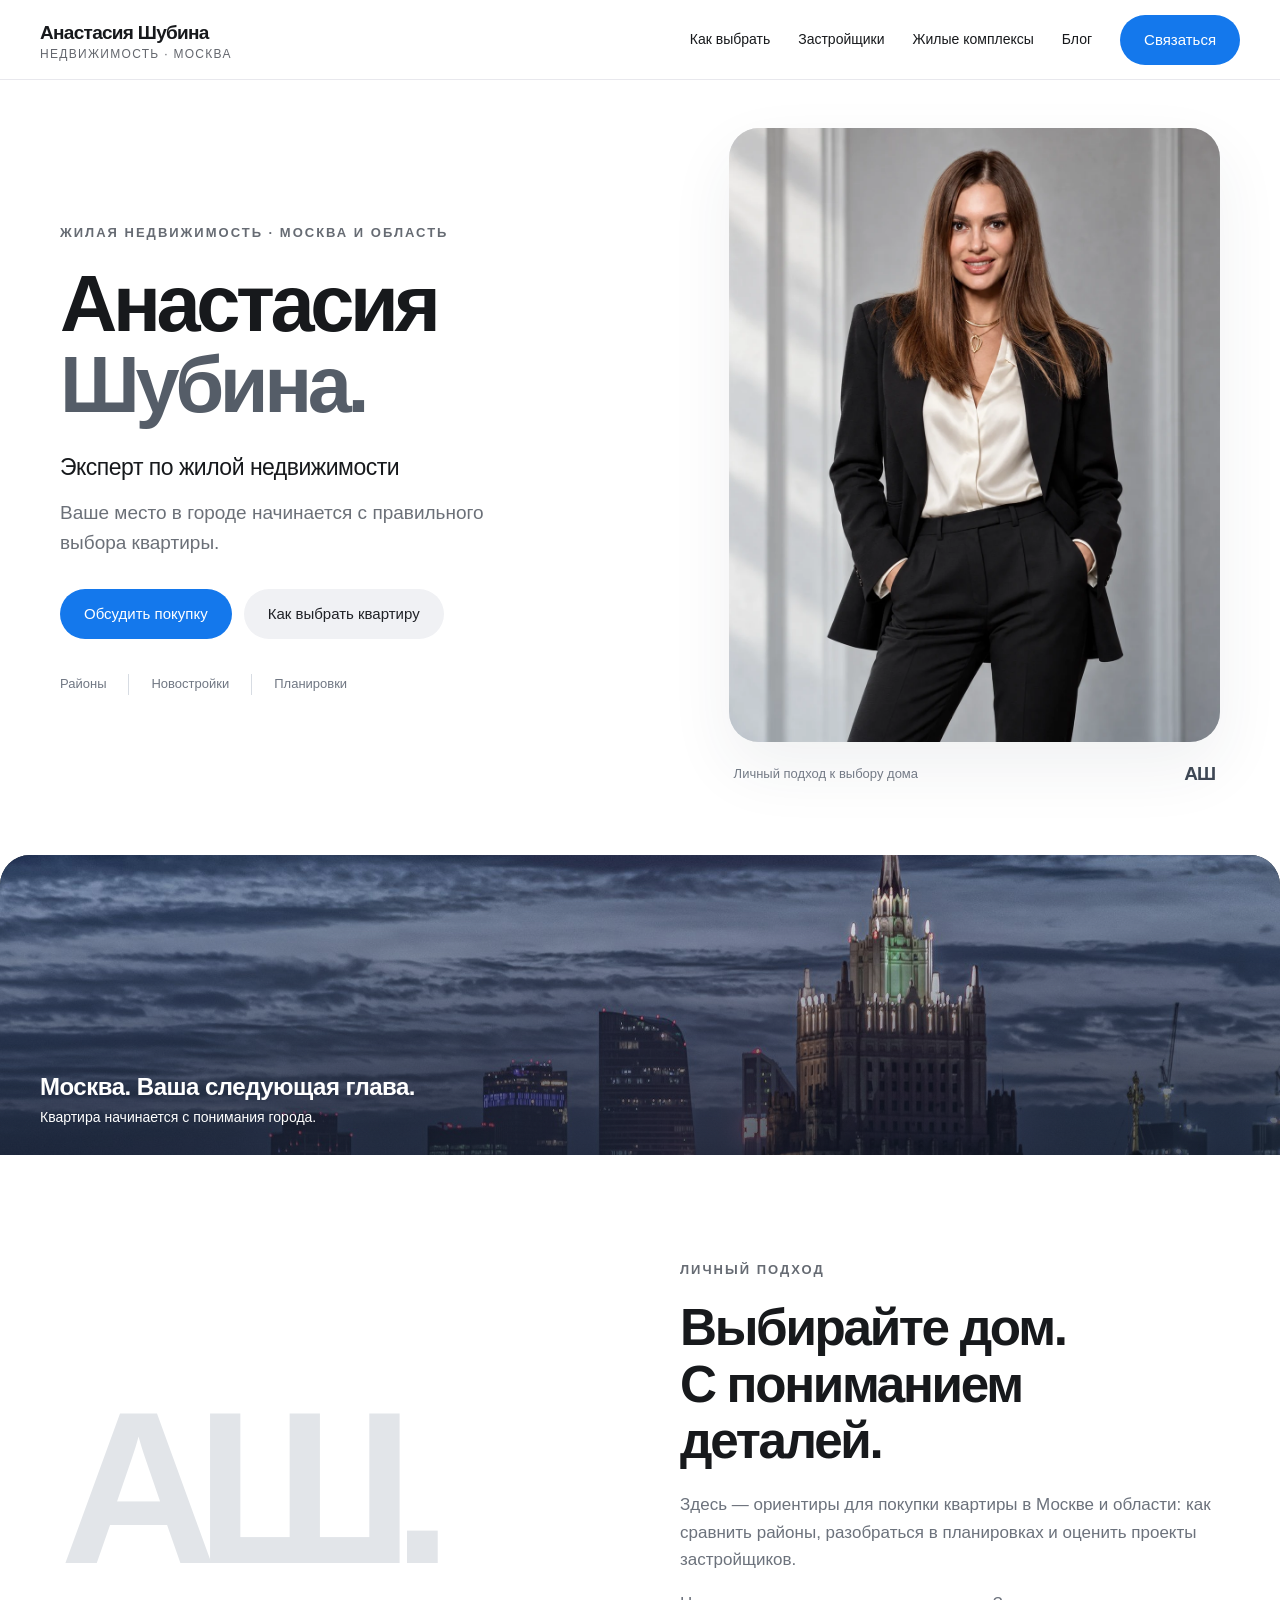
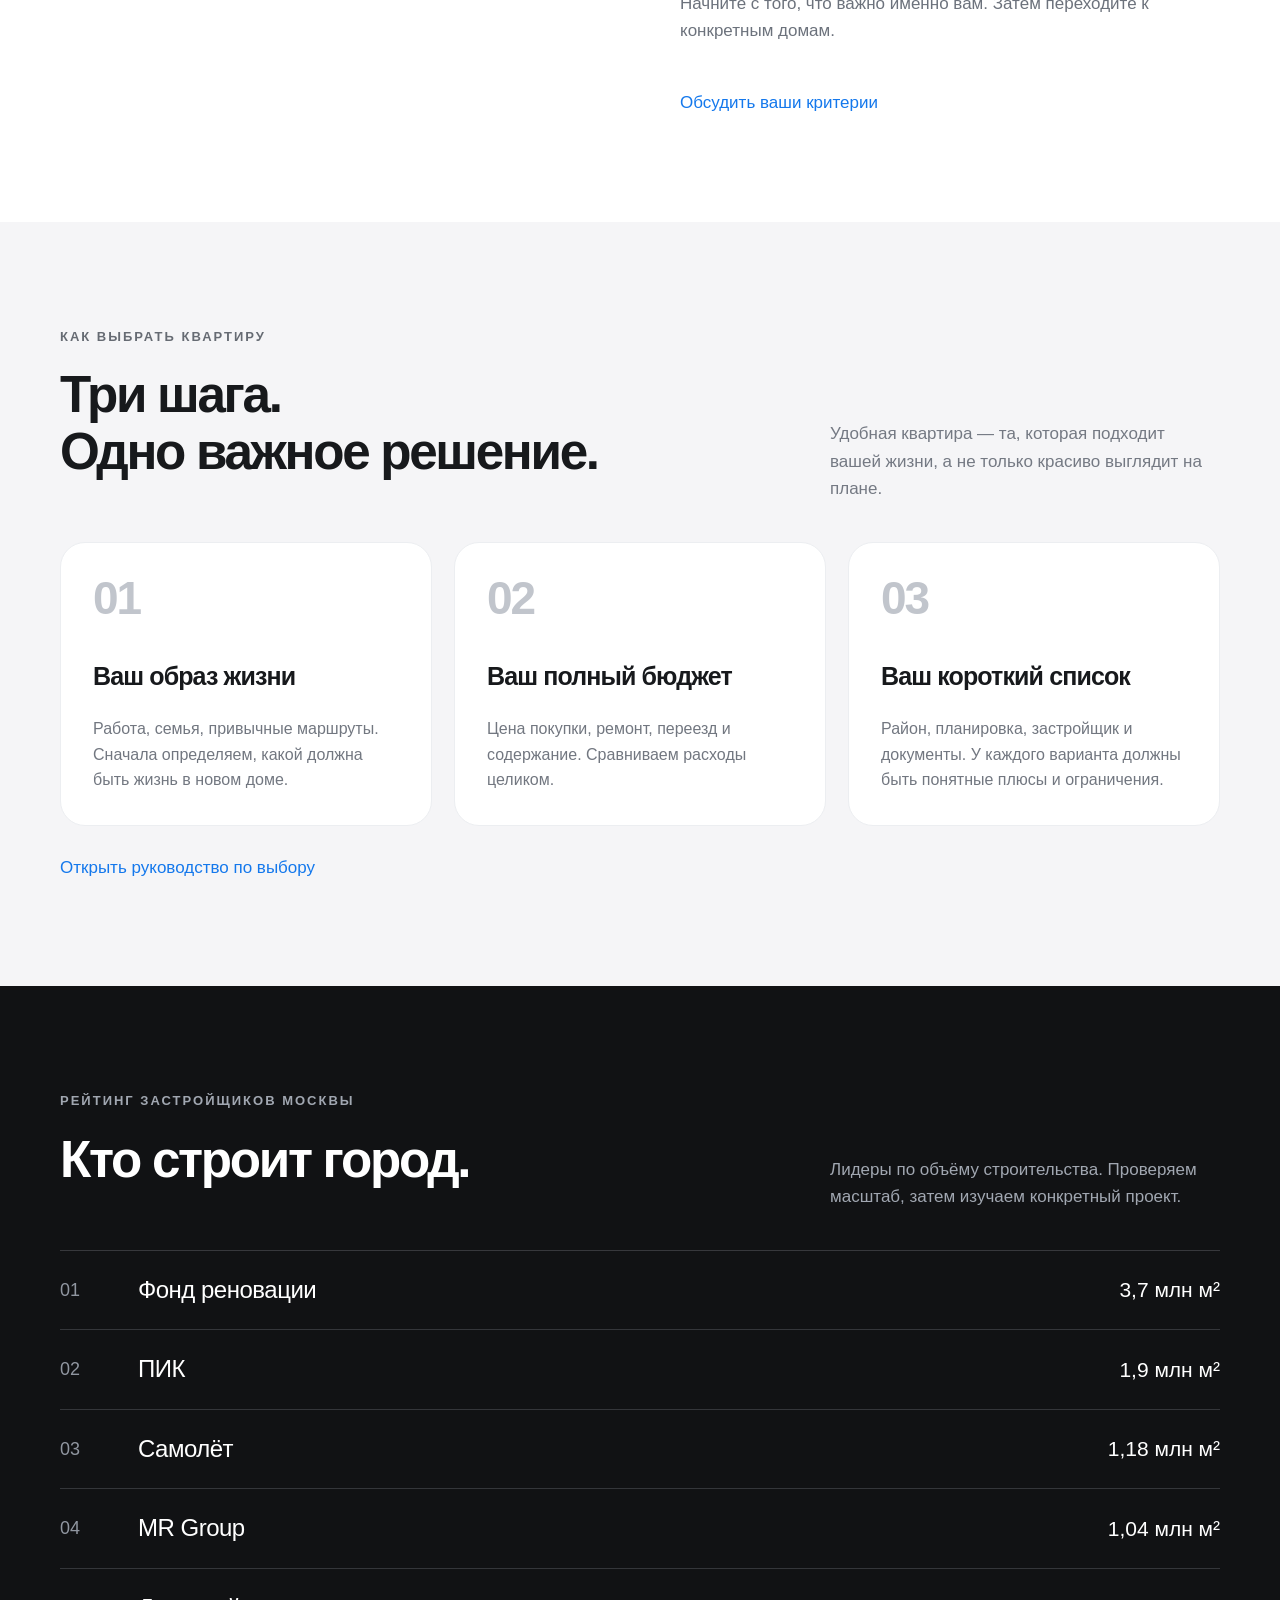
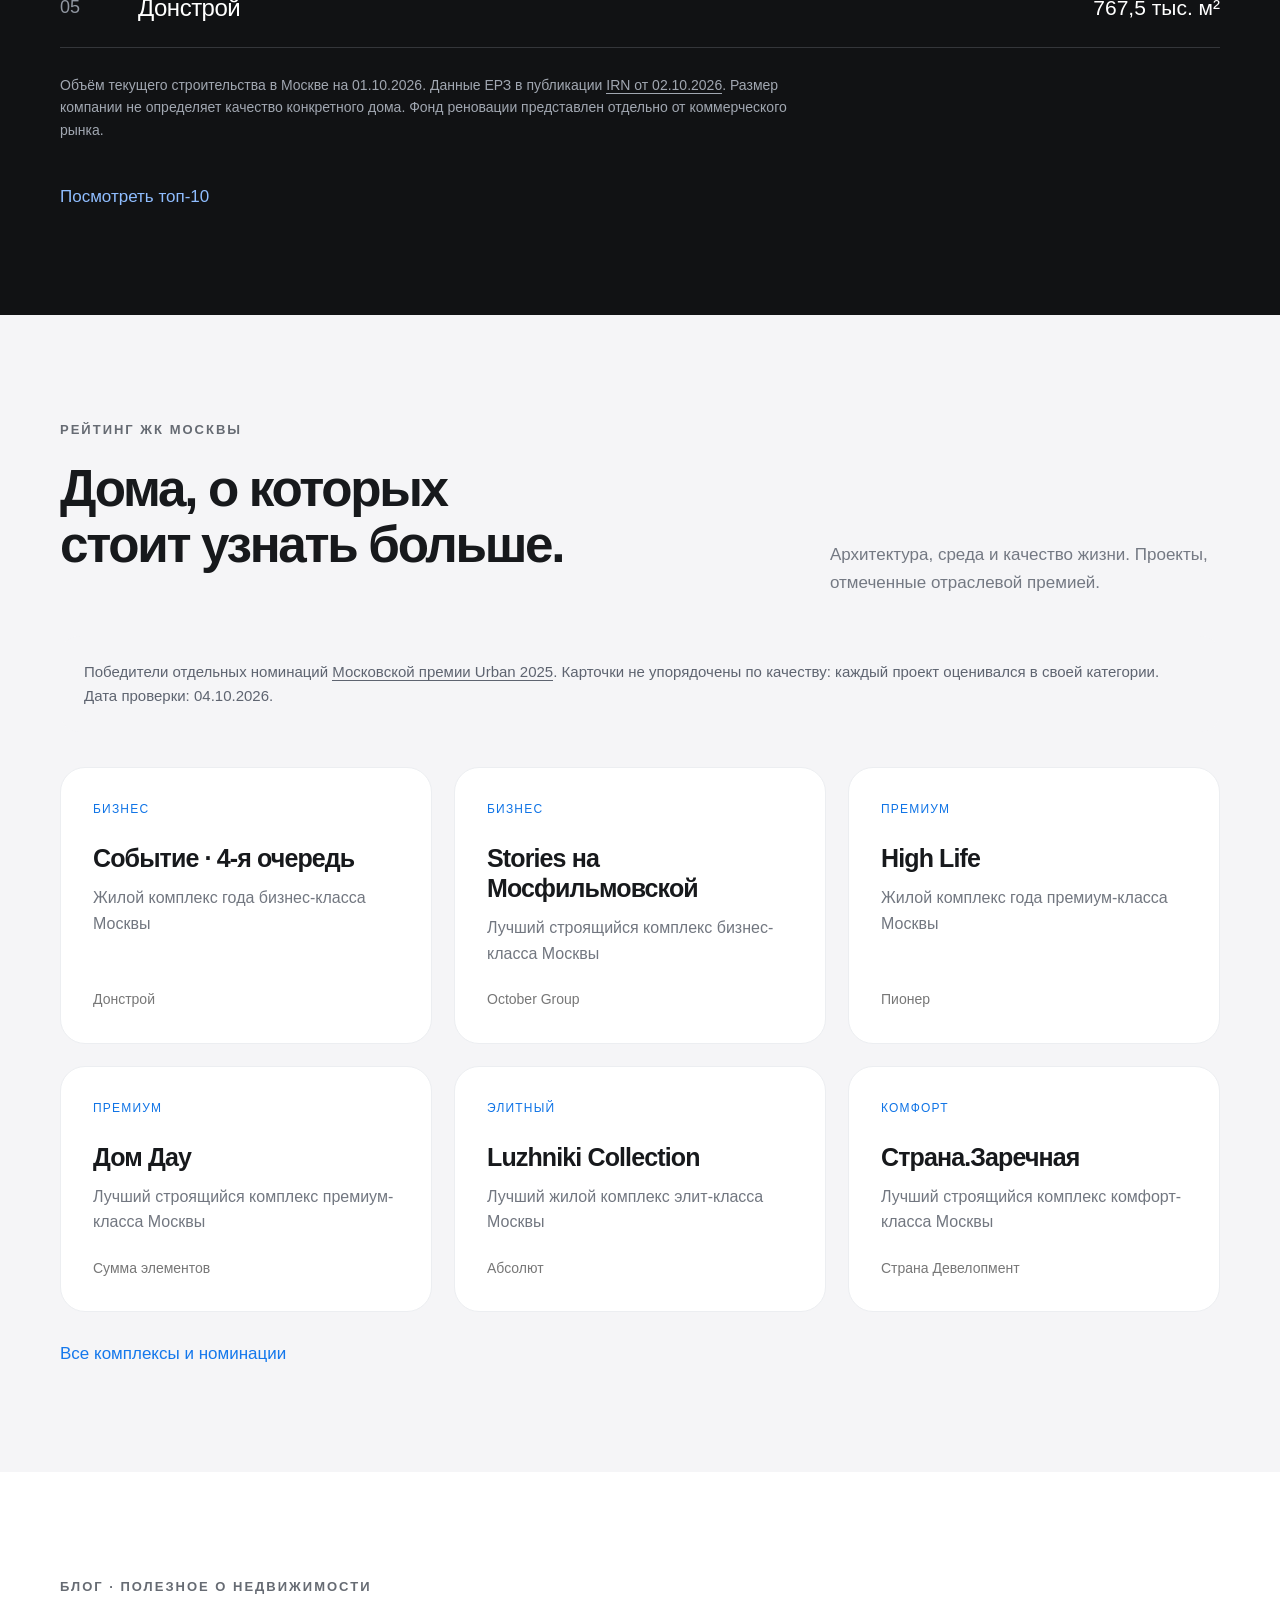
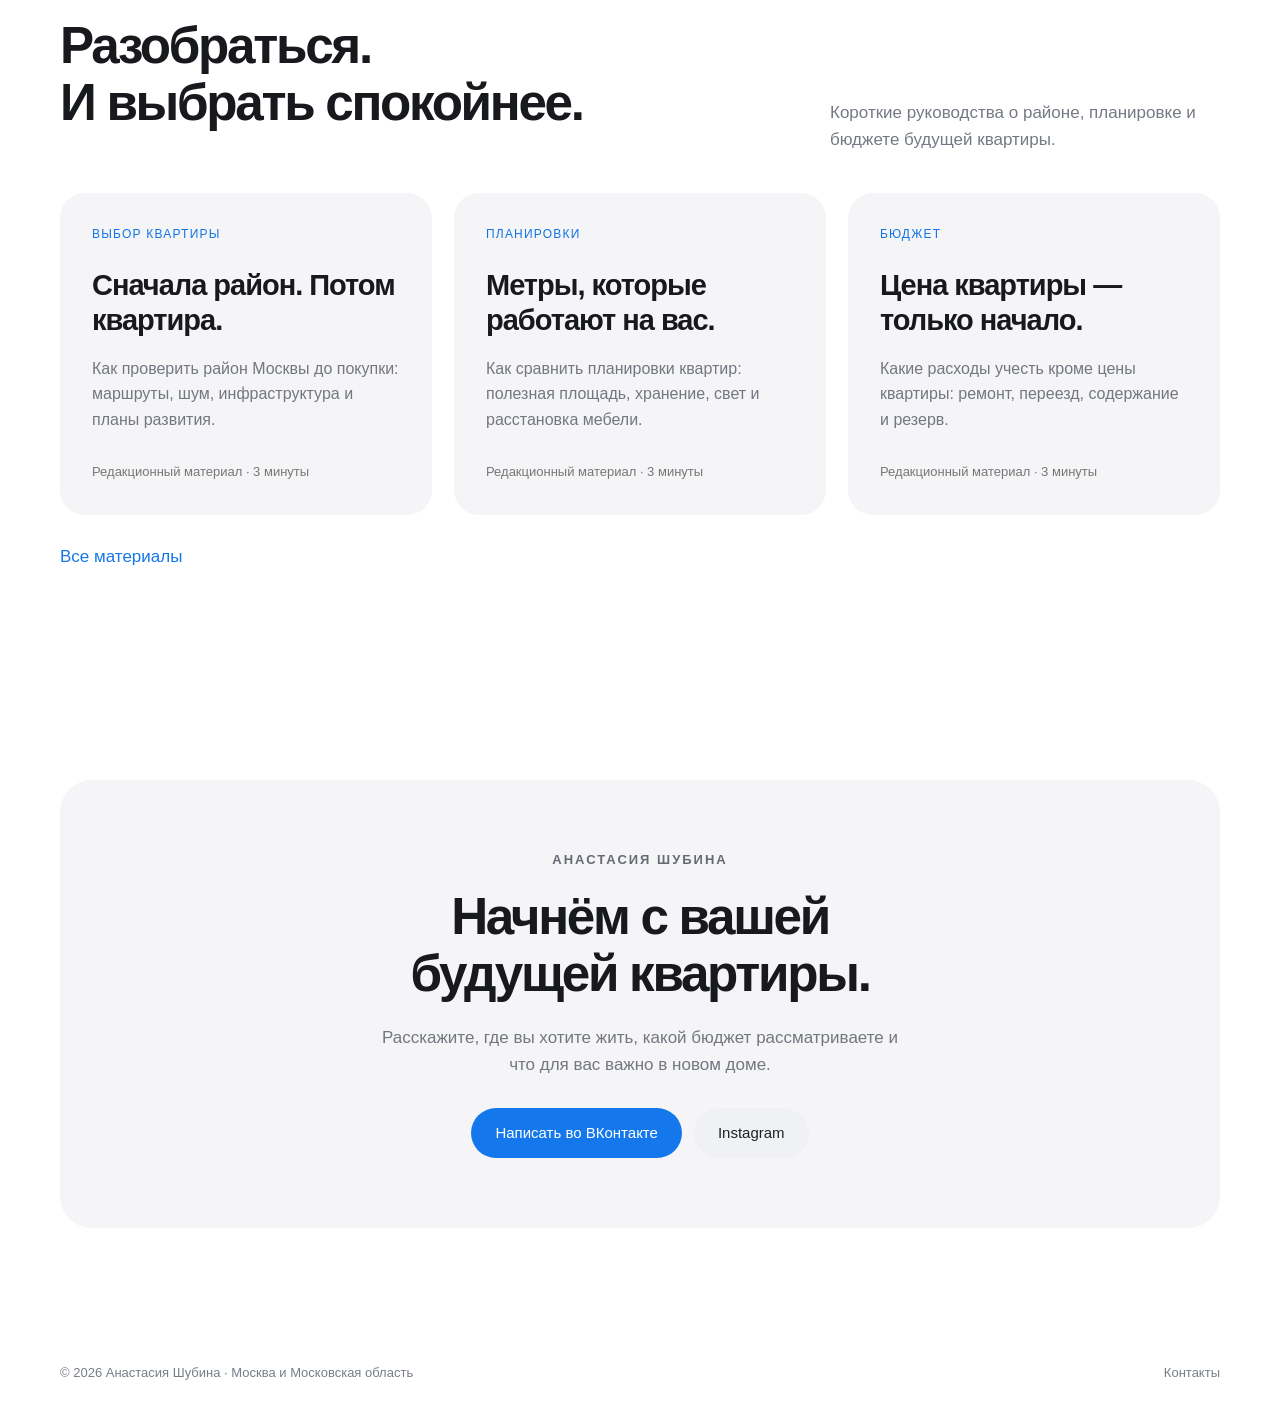
<file: index.html>
<!doctype html><html lang="ru"><head><meta charset="utf-8"><meta name="viewport" content="width=device-width,initial-scale=1"><title>Анастасия Шубина — эксперт по жилой недвижимости Москвы и области</title><meta name="description" content="Выбор квартиры в Москве и Подмосковье: районы, планировки, рейтинги застройщиков и жилых комплексов. Сайт Анастасии Шубиной."><meta name="theme-color" content="#ffffff"><link rel="canonical" href="https://nickbelsov.github.io/anastasia-shubina/"><meta property="og:title" content="Анастасия Шубина — эксперт по жилой недвижимости Москвы и области"><meta property="og:description" content="Выбор квартиры в Москве и Подмосковье: районы, планировки, рейтинги застройщиков и жилых комплексов. Сайт Анастасии Шубиной."><meta property="og:type" content="website"><meta property="og:url" content="https://nickbelsov.github.io/anastasia-shubina/"><meta property="og:locale" content="ru_RU"><link rel="icon" href="assets/favicon.svg"><link rel="stylesheet" href="assets/style.css?v=portrait-1"><script type="application/ld+json">{"@context": "https://schema.org", "@type": "Person", "name": "Анастасия Шубина", "jobTitle": "Эксперт по жилой недвижимости", "image": "https://nickbelsov.github.io/anastasia-shubina/assets/anastasia-business.webp", "url": "https://nickbelsov.github.io/anastasia-shubina", "sameAs": ["https://vk.ru/id_1000000000", "https://www.instagram.com/nastia_shubina/"]}</script><script defer src="assets/app.js?v=portrait-1"></script></head><body><a class="skip" href="#main">Перейти к содержанию</a><div class="progress" aria-hidden="true"></div><header><nav aria-label="Главная навигация"><a class="brand" href="index.html">Анастасия Шубина<small>НЕДВИЖИМОСТЬ · МОСКВА</small></a><button class="menu" aria-expanded="false" aria-controls="nav-links">Меню</button><div class="links" id="nav-links"><a href="guide/">Как выбрать</a><a href="developers/">Застройщики</a><a href="complexes/">Жилые комплексы</a><a href="blog/">Блог</a><a class="pill" href="index.html#contact">Связаться</a></div></nav></header><main id="main"><section class="hero personal-hero"><div class="wrap hero-layout"><div class="hero-copy"><div class="eyebrow">Жилая недвижимость · Москва и область</div><h1>Анастасия<br><span>Шубина.</span></h1><p class="hero-role">Эксперт по жилой недвижимости</p><p class="lead">Ваше место в городе начинается с правильного выбора квартиры.</p><div class="actions"><a class="button" href="#contact">Обсудить покупку</a><a class="button secondary" href="guide/">Как выбрать квартиру</a></div><div class="hero-topics"><span>Районы</span><span>Новостройки</span><span>Планировки</span></div></div><figure class="portrait-card"><div class="portrait-window"><img class="portrait-photo" src="assets/anastasia-business.webp" width="1122" height="1402" alt="Анастасия Шубина — деловой портрет в тёмном жакете и светлой блузе" fetchpriority="high" decoding="async"></div><figcaption><span>Личный подход к выбору дома</span><span class="portrait-monogram" aria-hidden="true">АШ</span></figcaption></figure></div><div class="city"><img src="assets/moscow.jpg" width="2000" height="1500" alt="Вечерняя панорама Москвы: историческая высотка и башни Москва-Сити" loading="lazy" decoding="async"><div class="city-caption"><strong>Москва. Ваша следующая глава.</strong>Квартира начинается с понимания города.</div></div></section>
<section class="section"><div class="wrap about"><div class="about-mark reveal" aria-hidden="true">АШ.</div><div class="reveal"><div class="eyebrow">Личный подход</div><h2>Выбирайте дом.<br>С пониманием деталей.</h2><p>Здесь — ориентиры для покупки квартиры в Москве и области: как сравнить районы, разобраться в планировках и оценить проекты застройщиков.</p><p>Начните с того, что важно именно вам. Затем переходите к конкретным домам.</p><a class="section-link" href="#contact">Обсудить ваши критерии</a></div></div></section>
<section class="section muted" id="choose"><div class="wrap"><div class="section-head reveal"><div><div class="eyebrow">Как выбрать квартиру</div><h2>Три шага.<br>Одно важное решение.</h2></div><p>Удобная квартира — та, которая подходит вашей жизни, а не только красиво выглядит на плане.</p></div><div class="grid"><div class="card reveal"><span class="num">01</span><h3>Ваш образ жизни</h3><p>Работа, семья, привычные маршруты. Сначала определяем, какой должна быть жизнь в новом доме.</p></div><div class="card reveal"><span class="num">02</span><h3>Ваш полный бюджет</h3><p>Цена покупки, ремонт, переезд и содержание. Сравниваем расходы целиком.</p></div><div class="card reveal"><span class="num">03</span><h3>Ваш короткий список</h3><p>Район, планировка, застройщик и документы. У каждого варианта должны быть понятные плюсы и ограничения.</p></div></div><a class="section-link" href="guide/">Открыть руководство по выбору</a></div></section>
<section class="section dark" id="developers"><div class="wrap"><div class="section-head reveal"><div><div class="eyebrow">Рейтинг застройщиков Москвы</div><h2>Кто строит город.</h2></div><p>Лидеры по объёму строительства. Проверяем масштаб, затем изучаем конкретный проект.</p></div><div class="ranking"><div class="rank"><span class="position">01</span><strong>Фонд реновации</strong><span class="value">3,7 млн м²</span></div><div class="rank"><span class="position">02</span><strong>ПИК</strong><span class="value">1,9 млн м²</span></div><div class="rank"><span class="position">03</span><strong>Самолёт</strong><span class="value">1,18 млн м²</span></div><div class="rank"><span class="position">04</span><strong>MR Group</strong><span class="value">1,04 млн м²</span></div><div class="rank"><span class="position">05</span><strong>Донстрой</strong><span class="value">767,5 тыс. м²</span></div></div><p class="rank-note">Объём текущего строительства в Москве на 01.10.2026. Данные ЕРЗ в публикации <a class="source" href="https://www.irn.ru/news/160754-nazvany-krupneyshie-zastroyschiki-moskvy-i-oblasti.html" target="_blank" rel="noopener">IRN от 02.10.2026</a>. Размер компании не определяет качество конкретного дома. Фонд реновации представлен отдельно от коммерческого рынка.</p><a class="section-link" href="developers/">Посмотреть топ-10</a></div></section>
<section class="section muted" id="complexes"><div class="wrap"><div class="section-head reveal"><div><div class="eyebrow">Рейтинг ЖК Москвы</div><h2>Дома, о которых<br>стоит узнать больше.</h2></div><p>Архитектура, среда и качество жизни. Проекты, отмеченные отраслевой премией.</p></div><p class="method">Победители отдельных номинаций <a class="source" href="https://uawards.ru/news/all/pobediteli_premii_urban_2025_moskva" target="_blank" rel="noopener">Московской премии Urban 2025</a>. Карточки не упорядочены по качеству: каждый проект оценивался в своей категории. Дата проверки: 04.10.2026.</p><div class="grid complex"><article class="card reveal" data-class="Бизнес"><span class="badge">Бизнес</span><h3>Событие · 4-я очередь</h3><p>Жилой комплекс года бизнес-класса Москвы</p><span class="developer">Донстрой</span></article><article class="card reveal" data-class="Бизнес"><span class="badge">Бизнес</span><h3>Stories на Мосфильмовской</h3><p>Лучший строящийся комплекс бизнес-класса Москвы</p><span class="developer">October Group</span></article><article class="card reveal" data-class="Премиум"><span class="badge">Премиум</span><h3>High Life</h3><p>Жилой комплекс года премиум-класса Москвы</p><span class="developer">Пионер</span></article><article class="card reveal" data-class="Премиум"><span class="badge">Премиум</span><h3>Дом Дау</h3><p>Лучший строящийся комплекс премиум-класса Москвы</p><span class="developer">Сумма элементов</span></article><article class="card reveal" data-class="Элитный"><span class="badge">Элитный</span><h3>Luzhniki Collection</h3><p>Лучший жилой комплекс элит-класса Москвы</p><span class="developer">Абсолют</span></article><article class="card reveal" data-class="Комфорт"><span class="badge">Комфорт</span><h3>Страна.Заречная</h3><p>Лучший строящийся комплекс комфорт-класса Москвы</p><span class="developer">Страна Девелопмент</span></article></div><a class="section-link" href="complexes/">Все комплексы и номинации</a></div></section>
<section class="section" id="blog"><div class="wrap"><div class="section-head reveal"><div><div class="eyebrow">Блог · Полезное о недвижимости</div><h2>Разобраться.<br>И выбрать спокойнее.</h2></div><p>Короткие руководства о районе, планировке и бюджете будущей квартиры.</p></div><div class="grid"><a class="card blog-card reveal" href="blog/kak-vybrat-rayon/"><span class="badge">Выбор квартиры</span><h3>Сначала район. Потом квартира.</h3><p>Как проверить район Москвы до покупки: маршруты, шум, инфраструктура и планы развития.</p><span class="meta">Редакционный материал · 3 минуты</span></a><a class="card blog-card reveal" href="blog/planirovka-bez-kompromissov/"><span class="badge">Планировки</span><h3>Метры, которые работают на вас.</h3><p>Как сравнить планировки квартир: полезная площадь, хранение, свет и расстановка мебели.</p><span class="meta">Редакционный материал · 3 минуты</span></a><a class="card blog-card reveal" href="blog/stoimost-posle-pokupki/"><span class="badge">Бюджет</span><h3>Цена квартиры — только начало.</h3><p>Какие расходы учесть кроме цены квартиры: ремонт, переезд, содержание и резерв.</p><span class="meta">Редакционный материал · 3 минуты</span></a></div><a class="section-link" href="blog/">Все материалы</a></div></section>
<section class="section" id="contact"><div class="wrap"><div class="contact reveal"><div class="eyebrow">Анастасия Шубина</div><h2>Начнём с вашей<br>будущей квартиры.</h2><p>Расскажите, где вы хотите жить, какой бюджет рассматриваете и что для вас важно в новом доме.</p><div class="actions"><a class="button" href="https://vk.ru/id_1000000000" target="_blank" rel="noopener">Написать во ВКонтакте</a><a class="button secondary" href="https://www.instagram.com/nastia_shubina/" target="_blank" rel="noopener">Instagram</a></div></div></div></section></main><footer><div class="wrap foot"><span>© 2026 Анастасия Шубина · Москва и Московская область</span><a href="index.html#contact">Контакты</a></div></footer></body></html>
</file>
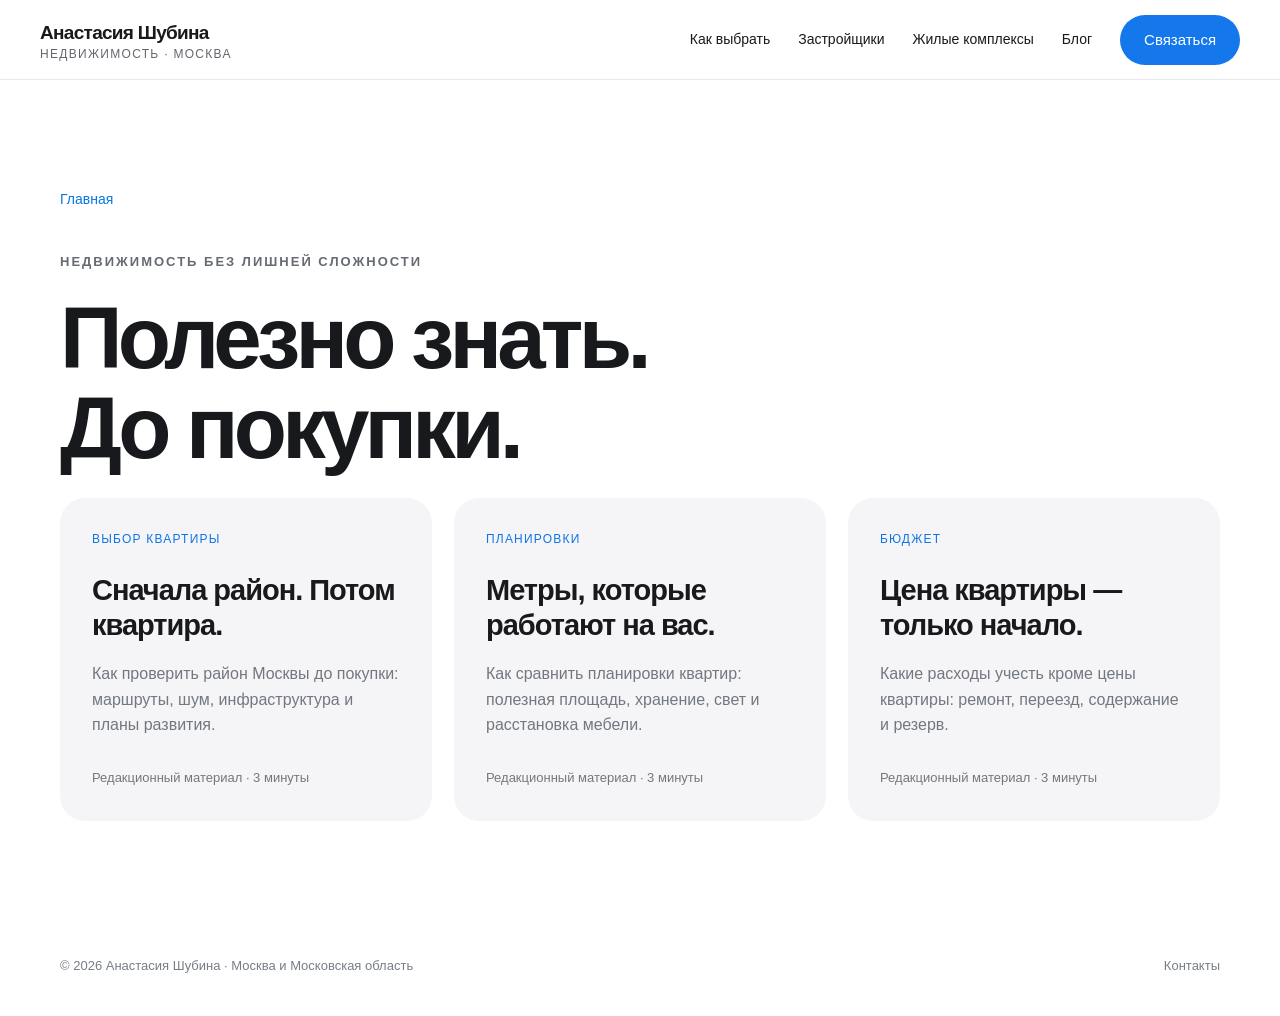
<file: blog/index.html>
<!doctype html><html lang="ru"><head><meta charset="utf-8"><meta name="viewport" content="width=device-width,initial-scale=1"><title>Блог о недвижимости Москвы — Анастасия Шубина</title><meta name="description" content="Руководства по выбору района, планировки и бюджета квартиры в Москве и области."><meta name="theme-color" content="#ffffff"><link rel="canonical" href="https://nickbelsov.github.io/anastasia-shubina/blog/"><meta property="og:title" content="Блог о недвижимости Москвы — Анастасия Шубина"><meta property="og:description" content="Руководства по выбору района, планировки и бюджета квартиры в Москве и области."><meta property="og:type" content="website"><meta property="og:url" content="https://nickbelsov.github.io/anastasia-shubina/blog/"><meta property="og:locale" content="ru_RU"><link rel="icon" href="../assets/favicon.svg"><link rel="stylesheet" href="../assets/style.css?v=portrait-1"><script type="application/ld+json">{"@context": "https://schema.org", "@type": "WebPage", "name": "Блог о недвижимости Москвы — Анастасия Шубина", "description": "Руководства по выбору района, планировки и бюджета квартиры в Москве и области.", "url": "https://nickbelsov.github.io/anastasia-shubina/blog/", "inLanguage": "ru"}</script><script defer src="../assets/app.js?v=portrait-1"></script></head><body><a class="skip" href="#main">Перейти к содержанию</a><div class="progress" aria-hidden="true"></div><header><nav aria-label="Главная навигация"><a class="brand" href="../index.html">Анастасия Шубина<small>НЕДВИЖИМОСТЬ · МОСКВА</small></a><button class="menu" aria-expanded="false" aria-controls="nav-links">Меню</button><div class="links" id="nav-links"><a href="../guide/">Как выбрать</a><a href="../developers/">Застройщики</a><a href="../complexes/">Жилые комплексы</a><a href="../blog/">Блог</a><a class="pill" href="../index.html#contact">Связаться</a></div></nav></header><main id="main"><section class="section"><div class="wrap"><a class="back" href="../">Главная</a><div class="eyebrow" style="margin-top:40px">Недвижимость без лишней сложности</div><h1>Полезно знать.<br>До покупки.</h1><div class="grid"><a class="card blog-card reveal" href="../blog/kak-vybrat-rayon/"><span class="badge">Выбор квартиры</span><h3>Сначала район. Потом квартира.</h3><p>Как проверить район Москвы до покупки: маршруты, шум, инфраструктура и планы развития.</p><span class="meta">Редакционный материал · 3 минуты</span></a><a class="card blog-card reveal" href="../blog/planirovka-bez-kompromissov/"><span class="badge">Планировки</span><h3>Метры, которые работают на вас.</h3><p>Как сравнить планировки квартир: полезная площадь, хранение, свет и расстановка мебели.</p><span class="meta">Редакционный материал · 3 минуты</span></a><a class="card blog-card reveal" href="../blog/stoimost-posle-pokupki/"><span class="badge">Бюджет</span><h3>Цена квартиры — только начало.</h3><p>Какие расходы учесть кроме цены квартиры: ремонт, переезд, содержание и резерв.</p><span class="meta">Редакционный материал · 3 минуты</span></a></div></div></section></main><footer><div class="wrap foot"><span>© 2026 Анастасия Шубина · Москва и Московская область</span><a href="../index.html#contact">Контакты</a></div></footer></body></html>
</file>
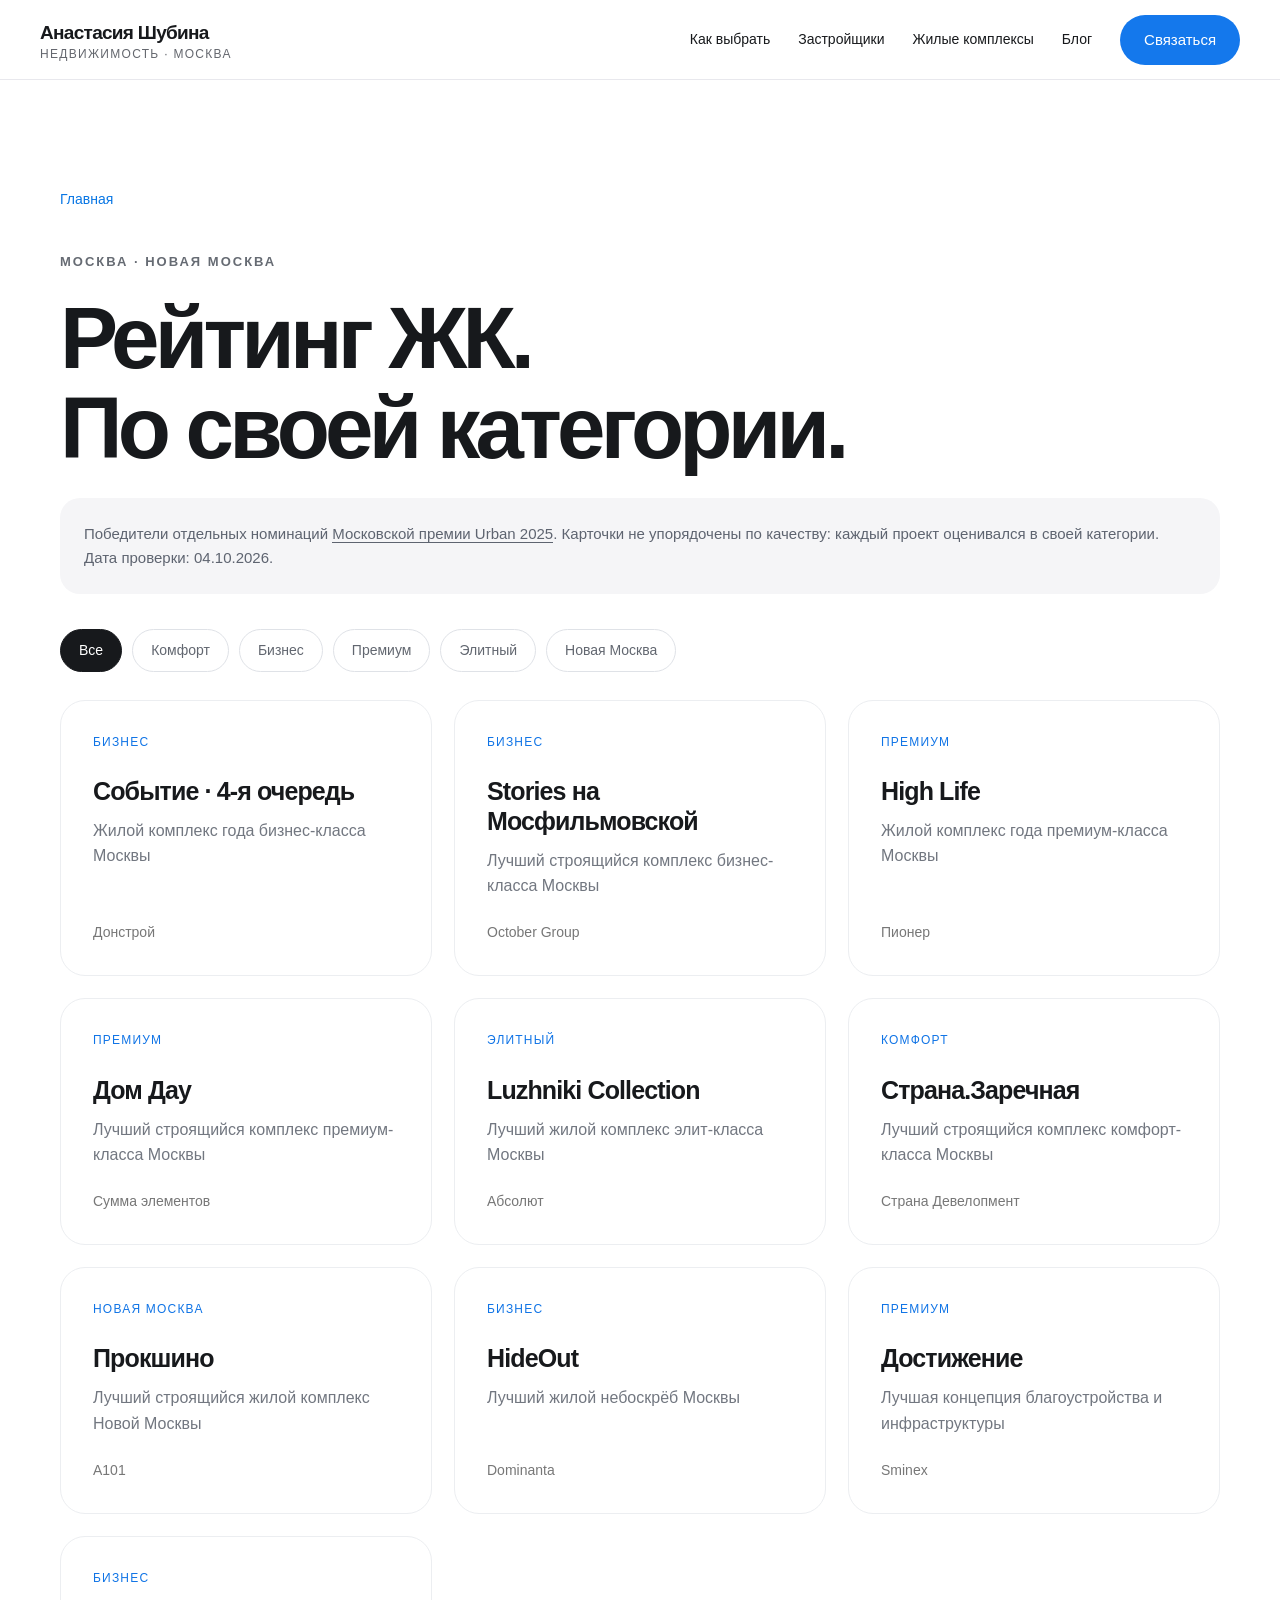
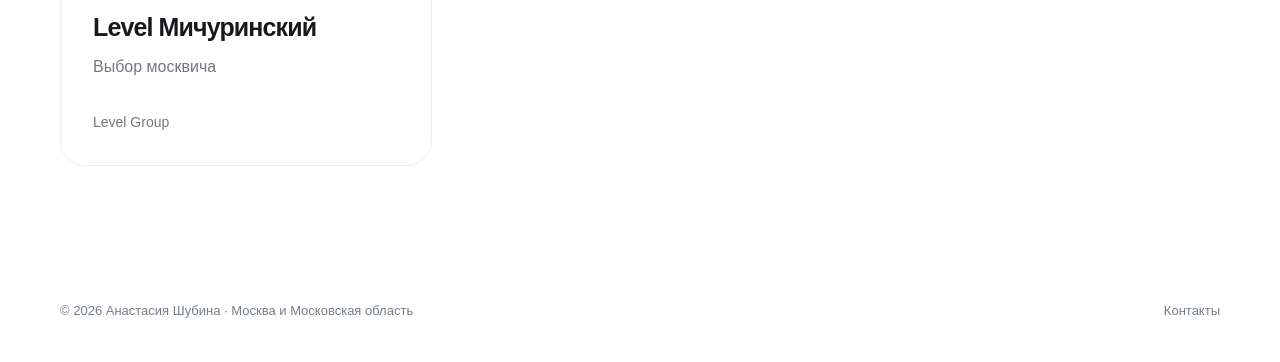
<file: complexes/index.html>
<!doctype html><html lang="ru"><head><meta charset="utf-8"><meta name="viewport" content="width=device-width,initial-scale=1"><title>Рейтинг ЖК Москвы — победители Urban Awards 2025</title><meta name="description" content="Жилые комплексы Москвы, отмеченные Urban Awards 2025: бизнес, премиум, элитный и комфорт-класс."><meta name="theme-color" content="#ffffff"><link rel="canonical" href="https://nickbelsov.github.io/anastasia-shubina/complexes/"><meta property="og:title" content="Рейтинг ЖК Москвы — победители Urban Awards 2025"><meta property="og:description" content="Жилые комплексы Москвы, отмеченные Urban Awards 2025: бизнес, премиум, элитный и комфорт-класс."><meta property="og:type" content="website"><meta property="og:url" content="https://nickbelsov.github.io/anastasia-shubina/complexes/"><meta property="og:locale" content="ru_RU"><link rel="icon" href="../assets/favicon.svg"><link rel="stylesheet" href="../assets/style.css?v=portrait-1"><script type="application/ld+json">{"@context": "https://schema.org", "@type": "WebPage", "name": "Рейтинг ЖК Москвы — победители Urban Awards 2025", "description": "Жилые комплексы Москвы, отмеченные Urban Awards 2025: бизнес, премиум, элитный и комфорт-класс.", "url": "https://nickbelsov.github.io/anastasia-shubina/complexes/", "inLanguage": "ru"}</script><script defer src="../assets/app.js?v=portrait-1"></script></head><body><a class="skip" href="#main">Перейти к содержанию</a><div class="progress" aria-hidden="true"></div><header><nav aria-label="Главная навигация"><a class="brand" href="../index.html">Анастасия Шубина<small>НЕДВИЖИМОСТЬ · МОСКВА</small></a><button class="menu" aria-expanded="false" aria-controls="nav-links">Меню</button><div class="links" id="nav-links"><a href="../guide/">Как выбрать</a><a href="../developers/">Застройщики</a><a href="../complexes/">Жилые комплексы</a><a href="../blog/">Блог</a><a class="pill" href="../index.html#contact">Связаться</a></div></nav></header><main id="main"><section class="section"><div class="wrap"><a class="back" href="../">Главная</a><div class="eyebrow" style="margin-top:40px">Москва · Новая Москва</div><h1>Рейтинг ЖК.<br>По своей категории.</h1><p class="method">Победители отдельных номинаций <a class="source" href="https://uawards.ru/news/all/pobediteli_premii_urban_2025_moskva" target="_blank" rel="noopener">Московской премии Urban 2025</a>. Карточки не упорядочены по качеству: каждый проект оценивался в своей категории. Дата проверки: 04.10.2026.</p><div class="tags" aria-label="Класс жилого комплекса"><button class="tag" data-filter="Все" aria-pressed="true">Все</button><button class="tag" data-filter="Комфорт" aria-pressed="false">Комфорт</button><button class="tag" data-filter="Бизнес" aria-pressed="false">Бизнес</button><button class="tag" data-filter="Премиум" aria-pressed="false">Премиум</button><button class="tag" data-filter="Элитный" aria-pressed="false">Элитный</button><button class="tag" data-filter="Новая Москва" aria-pressed="false">Новая Москва</button></div><div class="grid complex"><article class="card reveal" data-class="Бизнес"><span class="badge">Бизнес</span><h3>Событие · 4-я очередь</h3><p>Жилой комплекс года бизнес-класса Москвы</p><span class="developer">Донстрой</span></article><article class="card reveal" data-class="Бизнес"><span class="badge">Бизнес</span><h3>Stories на Мосфильмовской</h3><p>Лучший строящийся комплекс бизнес-класса Москвы</p><span class="developer">October Group</span></article><article class="card reveal" data-class="Премиум"><span class="badge">Премиум</span><h3>High Life</h3><p>Жилой комплекс года премиум-класса Москвы</p><span class="developer">Пионер</span></article><article class="card reveal" data-class="Премиум"><span class="badge">Премиум</span><h3>Дом Дау</h3><p>Лучший строящийся комплекс премиум-класса Москвы</p><span class="developer">Сумма элементов</span></article><article class="card reveal" data-class="Элитный"><span class="badge">Элитный</span><h3>Luzhniki Collection</h3><p>Лучший жилой комплекс элит-класса Москвы</p><span class="developer">Абсолют</span></article><article class="card reveal" data-class="Комфорт"><span class="badge">Комфорт</span><h3>Страна.Заречная</h3><p>Лучший строящийся комплекс комфорт-класса Москвы</p><span class="developer">Страна Девелопмент</span></article><article class="card reveal" data-class="Новая Москва"><span class="badge">Новая Москва</span><h3>Прокшино</h3><p>Лучший строящийся жилой комплекс Новой Москвы</p><span class="developer">А101</span></article><article class="card reveal" data-class="Бизнес"><span class="badge">Бизнес</span><h3>HideOut</h3><p>Лучший жилой небоскрёб Москвы</p><span class="developer">Dominanta</span></article><article class="card reveal" data-class="Премиум"><span class="badge">Премиум</span><h3>Достижение</h3><p>Лучшая концепция благоустройства и инфраструктуры</p><span class="developer">Sminex</span></article><article class="card reveal" data-class="Бизнес"><span class="badge">Бизнес</span><h3>Level Мичуринский</h3><p>Выбор москвича</p><span class="developer">Level Group</span></article></div></div></section></main><footer><div class="wrap foot"><span>© 2026 Анастасия Шубина · Москва и Московская область</span><a href="../index.html#contact">Контакты</a></div></footer></body></html>
</file>
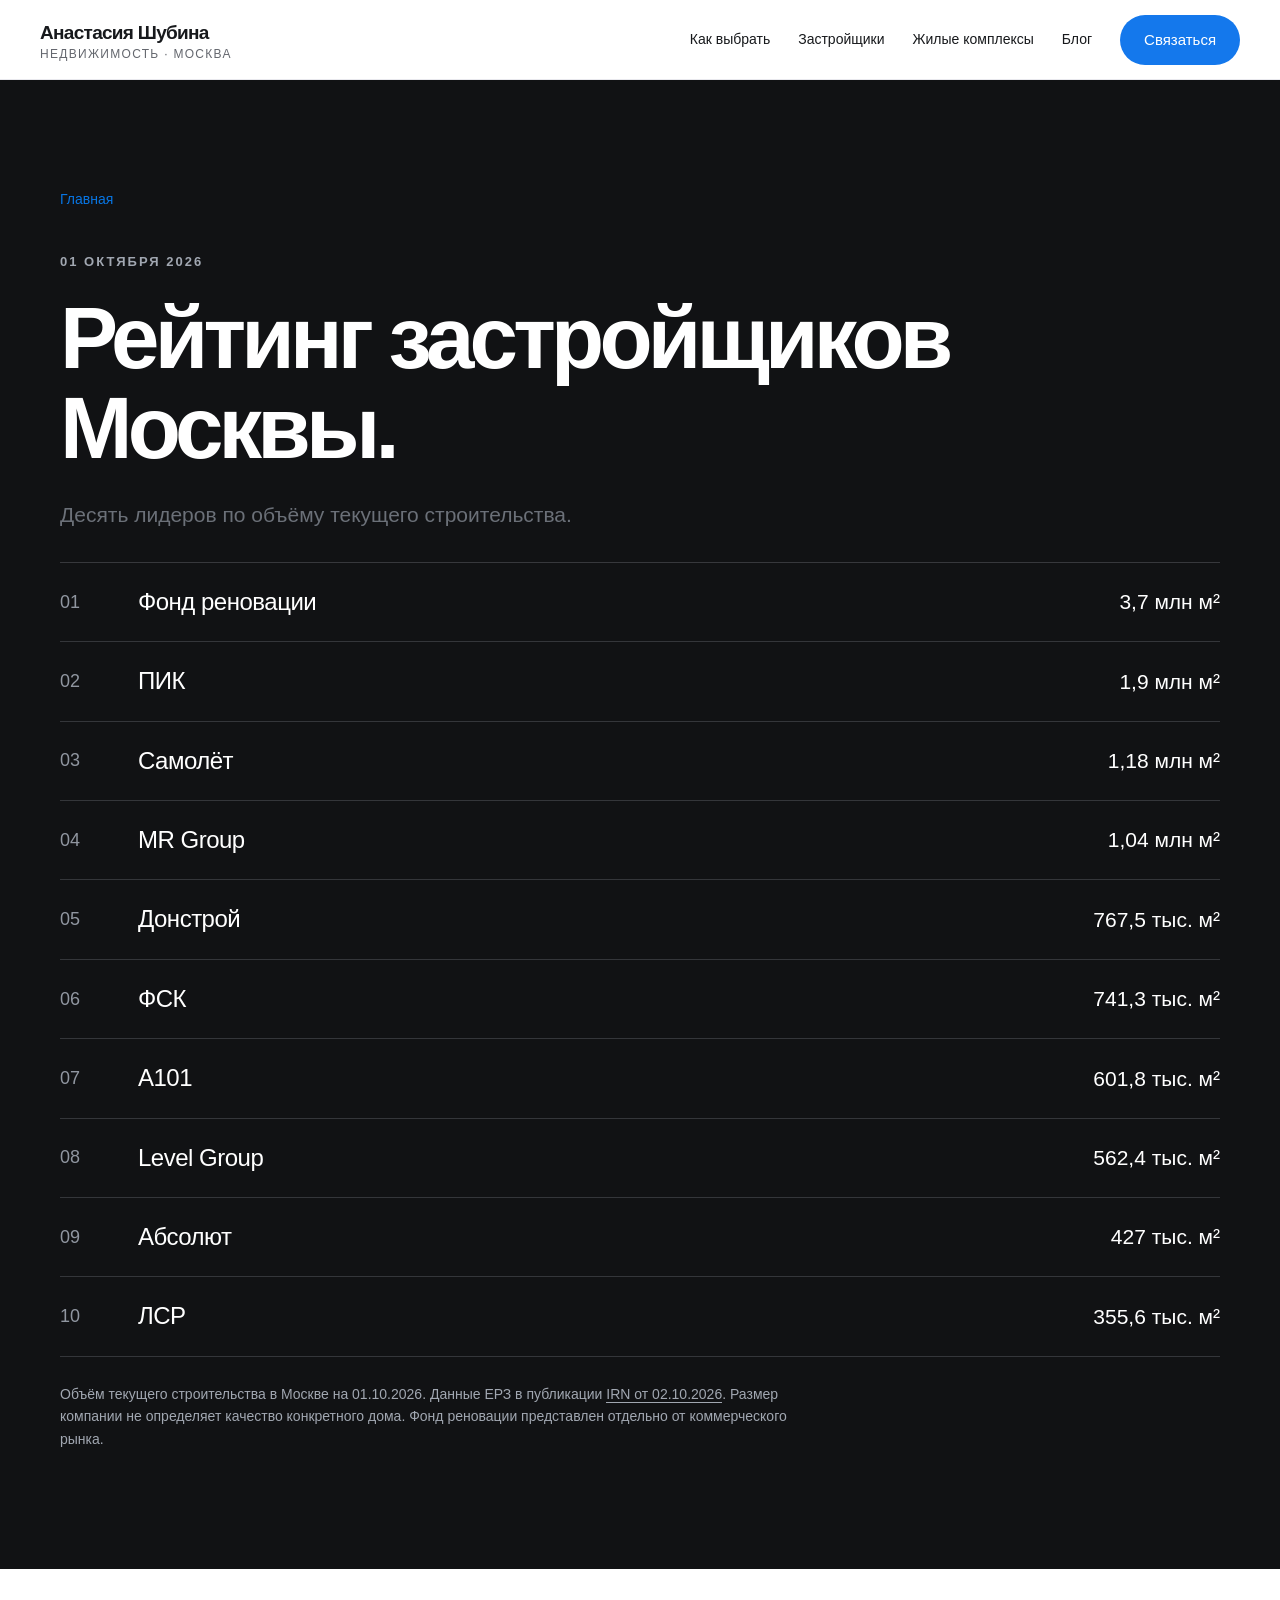
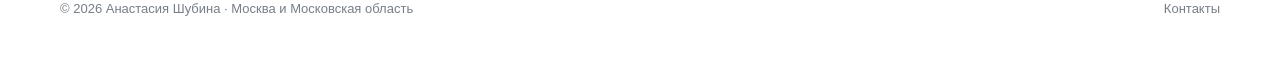
<file: developers/index.html>
<!doctype html><html lang="ru"><head><meta charset="utf-8"><meta name="viewport" content="width=device-width,initial-scale=1"><title>Рейтинг застройщиков Москвы — октябрь 2026</title><meta name="description" content="Топ-10 застройщиков Москвы по объёму текущего строительства. Источник, дата и ограничения рейтинга."><meta name="theme-color" content="#ffffff"><link rel="canonical" href="https://nickbelsov.github.io/anastasia-shubina/developers/"><meta property="og:title" content="Рейтинг застройщиков Москвы — октябрь 2026"><meta property="og:description" content="Топ-10 застройщиков Москвы по объёму текущего строительства. Источник, дата и ограничения рейтинга."><meta property="og:type" content="website"><meta property="og:url" content="https://nickbelsov.github.io/anastasia-shubina/developers/"><meta property="og:locale" content="ru_RU"><link rel="icon" href="../assets/favicon.svg"><link rel="stylesheet" href="../assets/style.css?v=portrait-1"><script type="application/ld+json">{"@context": "https://schema.org", "@type": "WebPage", "name": "Рейтинг застройщиков Москвы — октябрь 2026", "description": "Топ-10 застройщиков Москвы по объёму текущего строительства. Источник, дата и ограничения рейтинга.", "url": "https://nickbelsov.github.io/anastasia-shubina/developers/", "inLanguage": "ru"}</script><script defer src="../assets/app.js?v=portrait-1"></script></head><body><a class="skip" href="#main">Перейти к содержанию</a><div class="progress" aria-hidden="true"></div><header><nav aria-label="Главная навигация"><a class="brand" href="../index.html">Анастасия Шубина<small>НЕДВИЖИМОСТЬ · МОСКВА</small></a><button class="menu" aria-expanded="false" aria-controls="nav-links">Меню</button><div class="links" id="nav-links"><a href="../guide/">Как выбрать</a><a href="../developers/">Застройщики</a><a href="../complexes/">Жилые комплексы</a><a href="../blog/">Блог</a><a class="pill" href="../index.html#contact">Связаться</a></div></nav></header><main id="main"><section class="section dark"><div class="wrap"><a class="back" href="../">Главная</a><div class="eyebrow" style="margin-top:40px">01 октября 2026</div><h1>Рейтинг застройщиков<br>Москвы.</h1><p class="lead" style="margin-left:0">Десять лидеров по объёму текущего строительства.</p><div class="ranking"><div class="rank"><span class="position">01</span><strong>Фонд реновации</strong><span class="value">3,7 млн м²</span></div><div class="rank"><span class="position">02</span><strong>ПИК</strong><span class="value">1,9 млн м²</span></div><div class="rank"><span class="position">03</span><strong>Самолёт</strong><span class="value">1,18 млн м²</span></div><div class="rank"><span class="position">04</span><strong>MR Group</strong><span class="value">1,04 млн м²</span></div><div class="rank"><span class="position">05</span><strong>Донстрой</strong><span class="value">767,5 тыс. м²</span></div><div class="rank"><span class="position">06</span><strong>ФСК</strong><span class="value">741,3 тыс. м²</span></div><div class="rank"><span class="position">07</span><strong>А101</strong><span class="value">601,8 тыс. м²</span></div><div class="rank"><span class="position">08</span><strong>Level Group</strong><span class="value">562,4 тыс. м²</span></div><div class="rank"><span class="position">09</span><strong>Абсолют</strong><span class="value">427 тыс. м²</span></div><div class="rank"><span class="position">10</span><strong>ЛСР</strong><span class="value">355,6 тыс. м²</span></div></div><p class="rank-note">Объём текущего строительства в Москве на 01.10.2026. Данные ЕРЗ в публикации <a class="source" href="https://www.irn.ru/news/160754-nazvany-krupneyshie-zastroyschiki-moskvy-i-oblasti.html" target="_blank" rel="noopener">IRN от 02.10.2026</a>. Размер компании не определяет качество конкретного дома. Фонд реновации представлен отдельно от коммерческого рынка.</p></div></section></main><footer><div class="wrap foot"><span>© 2026 Анастасия Шубина · Москва и Московская область</span><a href="../index.html#contact">Контакты</a></div></footer></body></html>
</file>
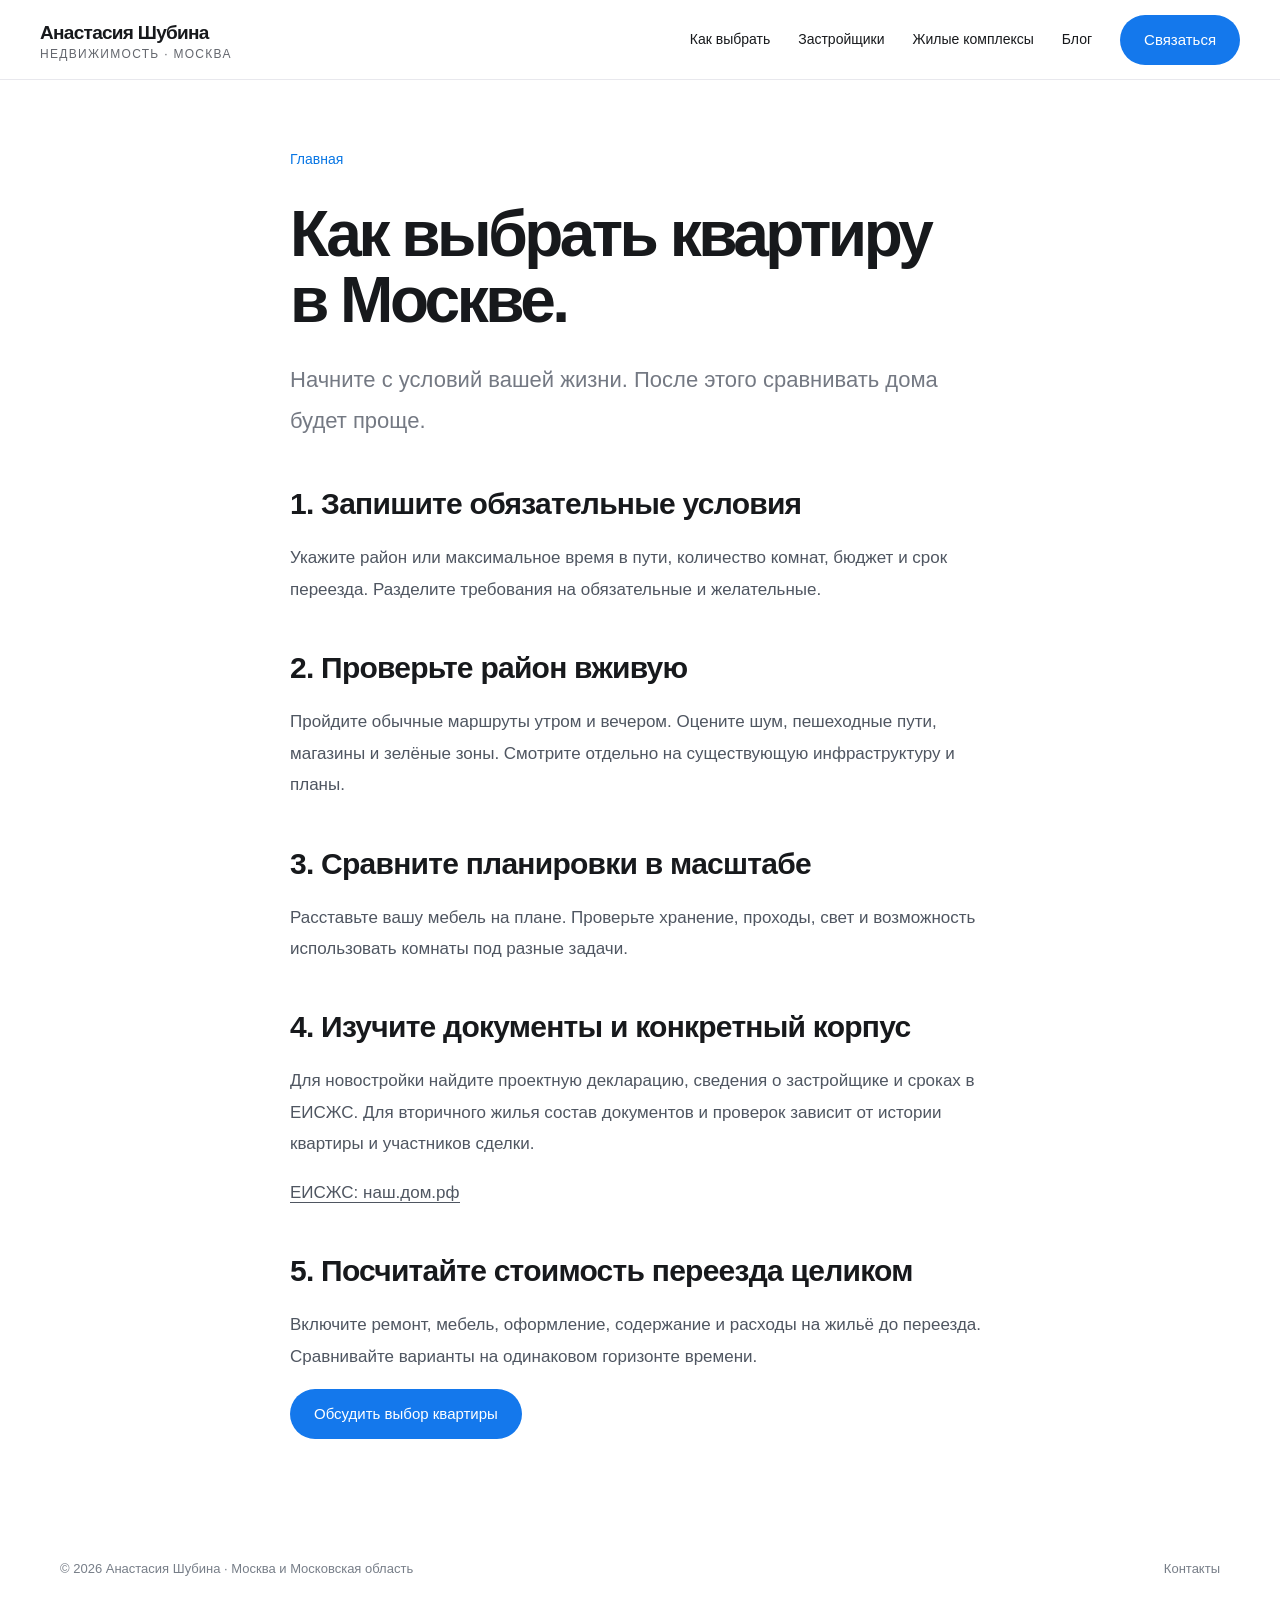
<file: guide/index.html>
<!doctype html><html lang="ru"><head><meta charset="utf-8"><meta name="viewport" content="width=device-width,initial-scale=1"><title>Как выбрать квартиру в Москве — руководство покупателя</title><meta name="description" content="Как выбрать квартиру: сравнение района, бюджета, планировки и жилого комплекса."><meta name="theme-color" content="#ffffff"><link rel="canonical" href="https://nickbelsov.github.io/anastasia-shubina/guide/"><meta property="og:title" content="Как выбрать квартиру в Москве — руководство покупателя"><meta property="og:description" content="Как выбрать квартиру: сравнение района, бюджета, планировки и жилого комплекса."><meta property="og:type" content="website"><meta property="og:url" content="https://nickbelsov.github.io/anastasia-shubina/guide/"><meta property="og:locale" content="ru_RU"><link rel="icon" href="../assets/favicon.svg"><link rel="stylesheet" href="../assets/style.css?v=portrait-1"><script type="application/ld+json">{"@context": "https://schema.org", "@type": "WebPage", "name": "Как выбрать квартиру в Москве — руководство покупателя", "description": "Как выбрать квартиру: сравнение района, бюджета, планировки и жилого комплекса.", "url": "https://nickbelsov.github.io/anastasia-shubina/guide/", "inLanguage": "ru"}</script><script defer src="../assets/app.js?v=portrait-1"></script></head><body><a class="skip" href="#main">Перейти к содержанию</a><div class="progress" aria-hidden="true"></div><header><nav aria-label="Главная навигация"><a class="brand" href="../index.html">Анастасия Шубина<small>НЕДВИЖИМОСТЬ · МОСКВА</small></a><button class="menu" aria-expanded="false" aria-controls="nav-links">Меню</button><div class="links" id="nav-links"><a href="../guide/">Как выбрать</a><a href="../developers/">Застройщики</a><a href="../complexes/">Жилые комплексы</a><a href="../blog/">Блог</a><a class="pill" href="../index.html#contact">Связаться</a></div></nav></header><main id="main"><div class="wrap article"><a class="back" href="../">Главная</a><h1>Как выбрать квартиру<br>в Москве.</h1><p class="intro">Начните с условий вашей жизни. После этого сравнивать дома будет проще.</p><h2>1. Запишите обязательные условия</h2><p>Укажите район или максимальное время в пути, количество комнат, бюджет и срок переезда. Разделите требования на обязательные и желательные.</p><h2>2. Проверьте район вживую</h2><p>Пройдите обычные маршруты утром и вечером. Оцените шум, пешеходные пути, магазины и зелёные зоны. Смотрите отдельно на существующую инфраструктуру и планы.</p><h2>3. Сравните планировки в масштабе</h2><p>Расставьте вашу мебель на плане. Проверьте хранение, проходы, свет и возможность использовать комнаты под разные задачи.</p><h2>4. Изучите документы и конкретный корпус</h2><p>Для новостройки найдите проектную декларацию, сведения о застройщике и сроках в ЕИСЖС. Для вторичного жилья состав документов и проверок зависит от истории квартиры и участников сделки.</p><p><a class="source" href="https://наш.дом.рф/" target="_blank" rel="noopener">ЕИСЖС: наш.дом.рф</a></p><h2>5. Посчитайте стоимость переезда целиком</h2><p>Включите ремонт, мебель, оформление, содержание и расходы на жильё до переезда. Сравнивайте варианты на одинаковом горизонте времени.</p><a class="button" href="../index.html#contact">Обсудить выбор квартиры</a></div></main><footer><div class="wrap foot"><span>© 2026 Анастасия Шубина · Москва и Московская область</span><a href="../index.html#contact">Контакты</a></div></footer></body></html>
</file>
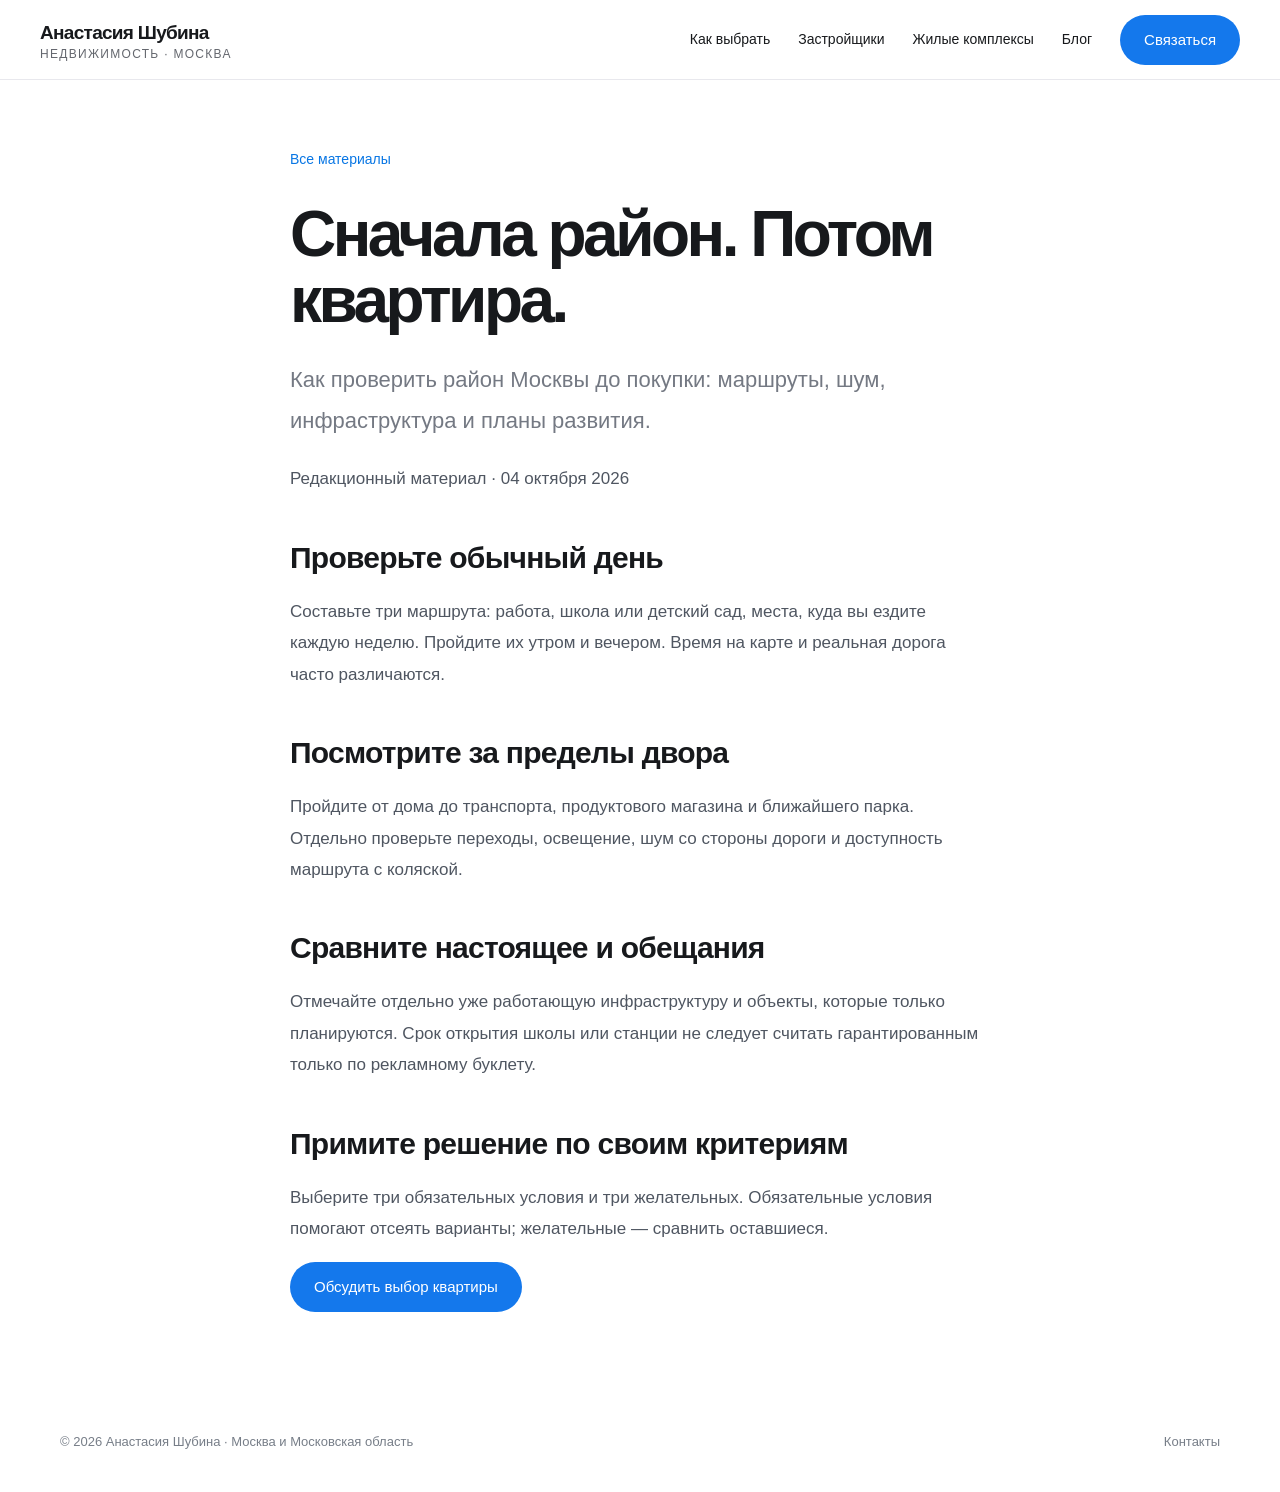
<file: blog/kak-vybrat-rayon/index.html>
<!doctype html><html lang="ru"><head><meta charset="utf-8"><meta name="viewport" content="width=device-width,initial-scale=1"><title>Сначала район. Потом квартира. — Блог Анастасии Шубиной</title><meta name="description" content="Как проверить район Москвы до покупки: маршруты, шум, инфраструктура и планы развития."><meta name="theme-color" content="#ffffff"><link rel="canonical" href="https://nickbelsov.github.io/anastasia-shubina/blog/kak-vybrat-rayon/"><meta property="og:title" content="Сначала район. Потом квартира. — Блог Анастасии Шубиной"><meta property="og:description" content="Как проверить район Москвы до покупки: маршруты, шум, инфраструктура и планы развития."><meta property="og:type" content="article"><meta property="og:url" content="https://nickbelsov.github.io/anastasia-shubina/blog/kak-vybrat-rayon/"><meta property="og:locale" content="ru_RU"><link rel="icon" href="../../assets/favicon.svg"><link rel="stylesheet" href="../../assets/style.css?v=portrait-1"><script type="application/ld+json">{"@context": "https://schema.org", "@type": "WebPage", "name": "Сначала район. Потом квартира. — Блог Анастасии Шубиной", "description": "Как проверить район Москвы до покупки: маршруты, шум, инфраструктура и планы развития.", "url": "https://nickbelsov.github.io/anastasia-shubina/blog/kak-vybrat-rayon/", "inLanguage": "ru"}</script><script defer src="../../assets/app.js?v=portrait-1"></script></head><body><a class="skip" href="#main">Перейти к содержанию</a><div class="progress" aria-hidden="true"></div><header><nav aria-label="Главная навигация"><a class="brand" href="../../index.html">Анастасия Шубина<small>НЕДВИЖИМОСТЬ · МОСКВА</small></a><button class="menu" aria-expanded="false" aria-controls="nav-links">Меню</button><div class="links" id="nav-links"><a href="../../guide/">Как выбрать</a><a href="../../developers/">Застройщики</a><a href="../../complexes/">Жилые комплексы</a><a href="../../blog/">Блог</a><a class="pill" href="../../index.html#contact">Связаться</a></div></nav></header><main id="main"><div class="wrap article"><a class="back" href="../">Все материалы</a><h1>Сначала район. Потом квартира.</h1><p class="intro">Как проверить район Москвы до покупки: маршруты, шум, инфраструктура и планы развития.</p><p>Редакционный материал · 04 октября 2026</p><h2>Проверьте обычный день</h2><p>Составьте три маршрута: работа, школа или детский сад, места, куда вы ездите каждую неделю. Пройдите их утром и вечером. Время на карте и реальная дорога часто различаются.</p><h2>Посмотрите за пределы двора</h2><p>Пройдите от дома до транспорта, продуктового магазина и ближайшего парка. Отдельно проверьте переходы, освещение, шум со стороны дороги и доступность маршрута с коляской.</p><h2>Сравните настоящее и обещания</h2><p>Отмечайте отдельно уже работающую инфраструктуру и объекты, которые только планируются. Срок открытия школы или станции не следует считать гарантированным только по рекламному буклету.</p><h2>Примите решение по своим критериям</h2><p>Выберите три обязательных условия и три желательных. Обязательные условия помогают отсеять варианты; желательные — сравнить оставшиеся.</p><a class="button" href="../../index.html#contact">Обсудить выбор квартиры</a></div></main><footer><div class="wrap foot"><span>© 2026 Анастасия Шубина · Москва и Московская область</span><a href="../../index.html#contact">Контакты</a></div></footer></body></html>
</file>
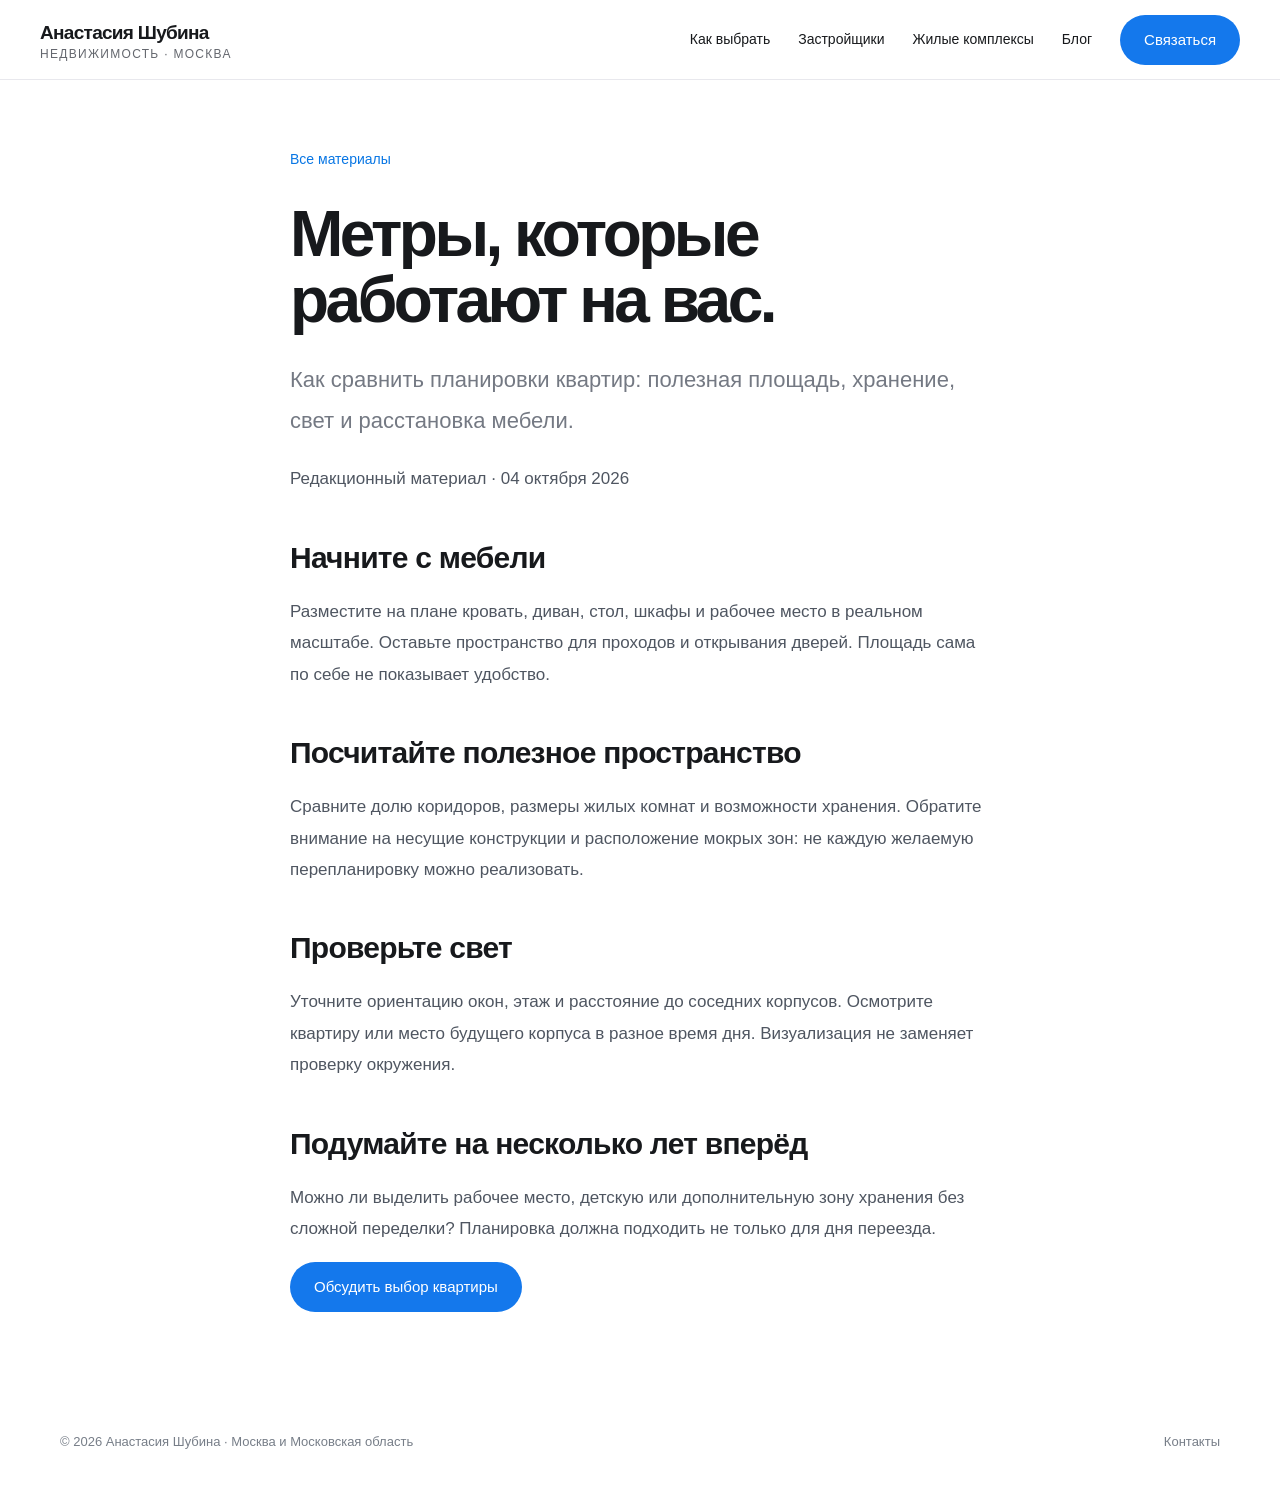
<file: blog/planirovka-bez-kompromissov/index.html>
<!doctype html><html lang="ru"><head><meta charset="utf-8"><meta name="viewport" content="width=device-width,initial-scale=1"><title>Метры, которые работают на вас. — Блог Анастасии Шубиной</title><meta name="description" content="Как сравнить планировки квартир: полезная площадь, хранение, свет и расстановка мебели."><meta name="theme-color" content="#ffffff"><link rel="canonical" href="https://nickbelsov.github.io/anastasia-shubina/blog/planirovka-bez-kompromissov/"><meta property="og:title" content="Метры, которые работают на вас. — Блог Анастасии Шубиной"><meta property="og:description" content="Как сравнить планировки квартир: полезная площадь, хранение, свет и расстановка мебели."><meta property="og:type" content="article"><meta property="og:url" content="https://nickbelsov.github.io/anastasia-shubina/blog/planirovka-bez-kompromissov/"><meta property="og:locale" content="ru_RU"><link rel="icon" href="../../assets/favicon.svg"><link rel="stylesheet" href="../../assets/style.css?v=portrait-1"><script type="application/ld+json">{"@context": "https://schema.org", "@type": "WebPage", "name": "Метры, которые работают на вас. — Блог Анастасии Шубиной", "description": "Как сравнить планировки квартир: полезная площадь, хранение, свет и расстановка мебели.", "url": "https://nickbelsov.github.io/anastasia-shubina/blog/planirovka-bez-kompromissov/", "inLanguage": "ru"}</script><script defer src="../../assets/app.js?v=portrait-1"></script></head><body><a class="skip" href="#main">Перейти к содержанию</a><div class="progress" aria-hidden="true"></div><header><nav aria-label="Главная навигация"><a class="brand" href="../../index.html">Анастасия Шубина<small>НЕДВИЖИМОСТЬ · МОСКВА</small></a><button class="menu" aria-expanded="false" aria-controls="nav-links">Меню</button><div class="links" id="nav-links"><a href="../../guide/">Как выбрать</a><a href="../../developers/">Застройщики</a><a href="../../complexes/">Жилые комплексы</a><a href="../../blog/">Блог</a><a class="pill" href="../../index.html#contact">Связаться</a></div></nav></header><main id="main"><div class="wrap article"><a class="back" href="../">Все материалы</a><h1>Метры, которые работают на вас.</h1><p class="intro">Как сравнить планировки квартир: полезная площадь, хранение, свет и расстановка мебели.</p><p>Редакционный материал · 04 октября 2026</p><h2>Начните с мебели</h2><p>Разместите на плане кровать, диван, стол, шкафы и рабочее место в реальном масштабе. Оставьте пространство для проходов и открывания дверей. Площадь сама по себе не показывает удобство.</p><h2>Посчитайте полезное пространство</h2><p>Сравните долю коридоров, размеры жилых комнат и возможности хранения. Обратите внимание на несущие конструкции и расположение мокрых зон: не каждую желаемую перепланировку можно реализовать.</p><h2>Проверьте свет</h2><p>Уточните ориентацию окон, этаж и расстояние до соседних корпусов. Осмотрите квартиру или место будущего корпуса в разное время дня. Визуализация не заменяет проверку окружения.</p><h2>Подумайте на несколько лет вперёд</h2><p>Можно ли выделить рабочее место, детскую или дополнительную зону хранения без сложной переделки? Планировка должна подходить не только для дня переезда.</p><a class="button" href="../../index.html#contact">Обсудить выбор квартиры</a></div></main><footer><div class="wrap foot"><span>© 2026 Анастасия Шубина · Москва и Московская область</span><a href="../../index.html#contact">Контакты</a></div></footer></body></html>
</file>
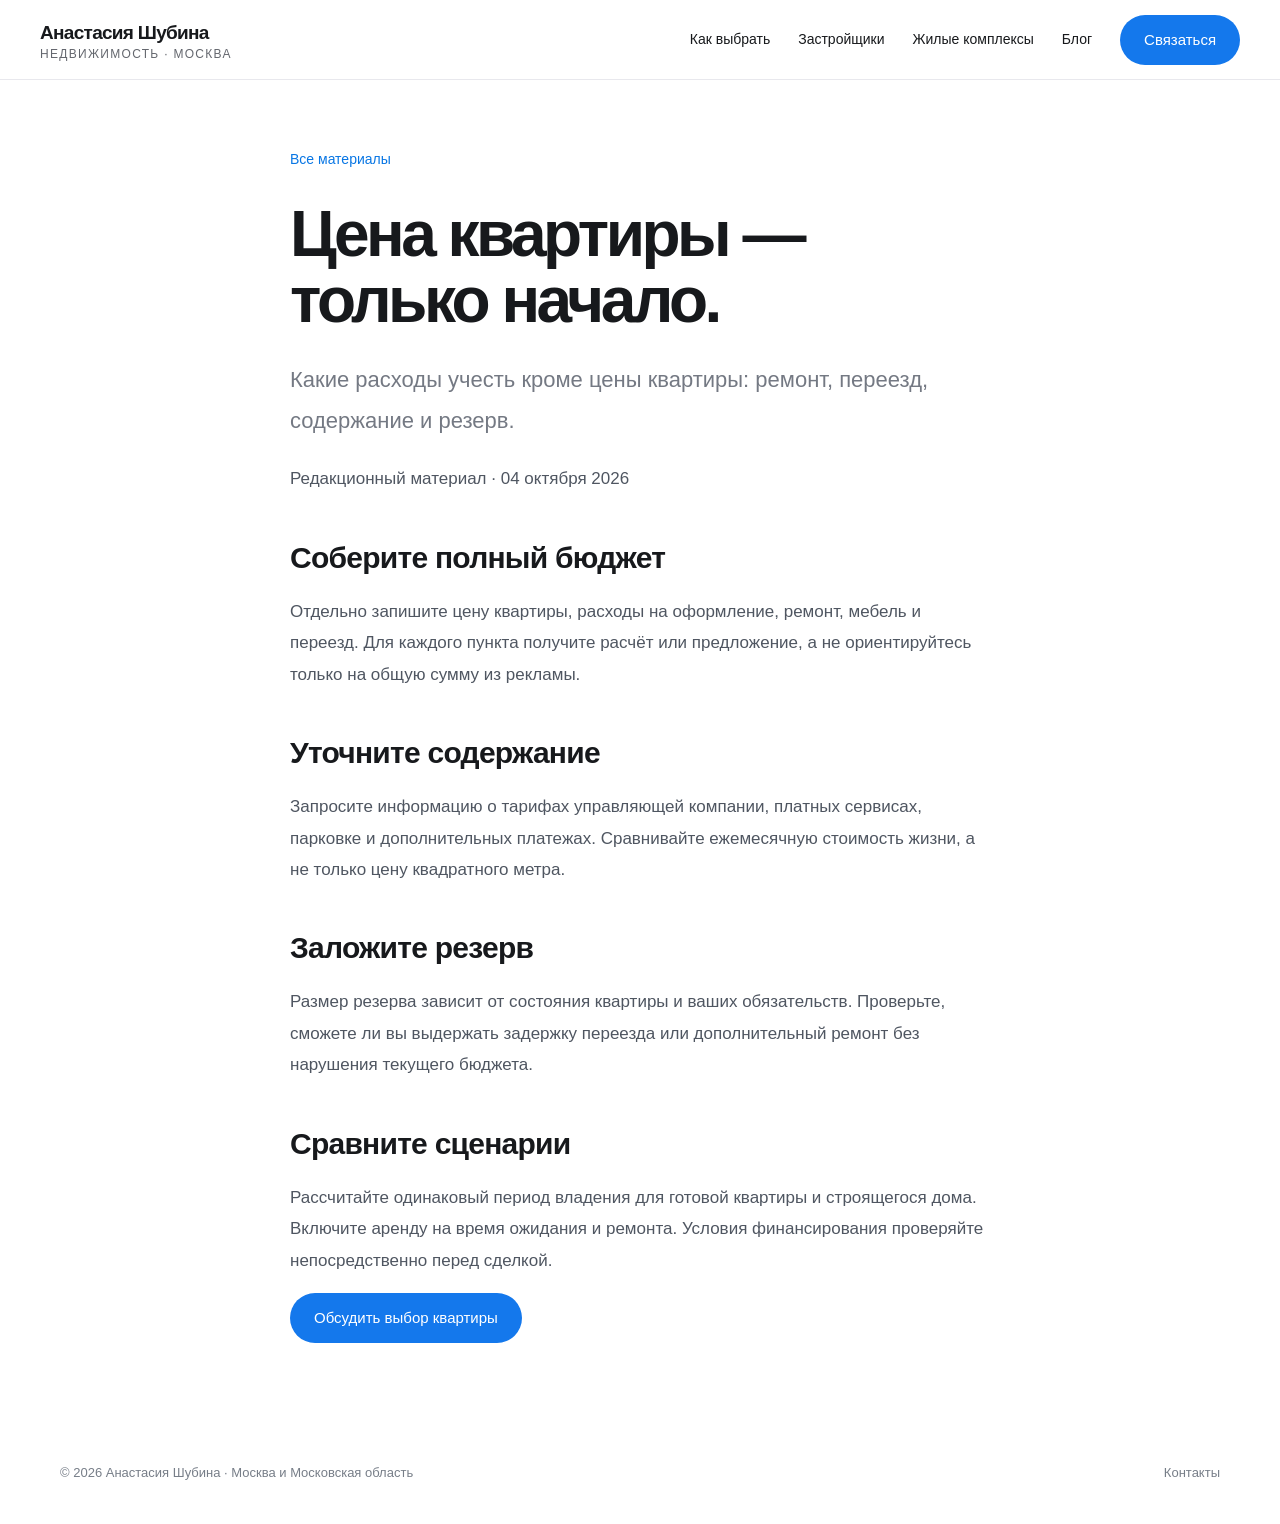
<file: blog/stoimost-posle-pokupki/index.html>
<!doctype html><html lang="ru"><head><meta charset="utf-8"><meta name="viewport" content="width=device-width,initial-scale=1"><title>Цена квартиры — только начало. — Блог Анастасии Шубиной</title><meta name="description" content="Какие расходы учесть кроме цены квартиры: ремонт, переезд, содержание и резерв."><meta name="theme-color" content="#ffffff"><link rel="canonical" href="https://nickbelsov.github.io/anastasia-shubina/blog/stoimost-posle-pokupki/"><meta property="og:title" content="Цена квартиры — только начало. — Блог Анастасии Шубиной"><meta property="og:description" content="Какие расходы учесть кроме цены квартиры: ремонт, переезд, содержание и резерв."><meta property="og:type" content="article"><meta property="og:url" content="https://nickbelsov.github.io/anastasia-shubina/blog/stoimost-posle-pokupki/"><meta property="og:locale" content="ru_RU"><link rel="icon" href="../../assets/favicon.svg"><link rel="stylesheet" href="../../assets/style.css?v=portrait-1"><script type="application/ld+json">{"@context": "https://schema.org", "@type": "WebPage", "name": "Цена квартиры — только начало. — Блог Анастасии Шубиной", "description": "Какие расходы учесть кроме цены квартиры: ремонт, переезд, содержание и резерв.", "url": "https://nickbelsov.github.io/anastasia-shubina/blog/stoimost-posle-pokupki/", "inLanguage": "ru"}</script><script defer src="../../assets/app.js?v=portrait-1"></script></head><body><a class="skip" href="#main">Перейти к содержанию</a><div class="progress" aria-hidden="true"></div><header><nav aria-label="Главная навигация"><a class="brand" href="../../index.html">Анастасия Шубина<small>НЕДВИЖИМОСТЬ · МОСКВА</small></a><button class="menu" aria-expanded="false" aria-controls="nav-links">Меню</button><div class="links" id="nav-links"><a href="../../guide/">Как выбрать</a><a href="../../developers/">Застройщики</a><a href="../../complexes/">Жилые комплексы</a><a href="../../blog/">Блог</a><a class="pill" href="../../index.html#contact">Связаться</a></div></nav></header><main id="main"><div class="wrap article"><a class="back" href="../">Все материалы</a><h1>Цена квартиры — только начало.</h1><p class="intro">Какие расходы учесть кроме цены квартиры: ремонт, переезд, содержание и резерв.</p><p>Редакционный материал · 04 октября 2026</p><h2>Соберите полный бюджет</h2><p>Отдельно запишите цену квартиры, расходы на оформление, ремонт, мебель и переезд. Для каждого пункта получите расчёт или предложение, а не ориентируйтесь только на общую сумму из рекламы.</p><h2>Уточните содержание</h2><p>Запросите информацию о тарифах управляющей компании, платных сервисах, парковке и дополнительных платежах. Сравнивайте ежемесячную стоимость жизни, а не только цену квадратного метра.</p><h2>Заложите резерв</h2><p>Размер резерва зависит от состояния квартиры и ваших обязательств. Проверьте, сможете ли вы выдержать задержку переезда или дополнительный ремонт без нарушения текущего бюджета.</p><h2>Сравните сценарии</h2><p>Рассчитайте одинаковый период владения для готовой квартиры и строящегося дома. Включите аренду на время ожидания и ремонта. Условия финансирования проверяйте непосредственно перед сделкой.</p><a class="button" href="../../index.html#contact">Обсудить выбор квартиры</a></div></main><footer><div class="wrap foot"><span>© 2026 Анастасия Шубина · Москва и Московская область</span><a href="../../index.html#contact">Контакты</a></div></footer></body></html>
</file>
<file: assets/style.css>
*{box-sizing:border-box}html{scroll-behavior:smooth;scroll-padding-top:100px}body{margin:0;font-family:-apple-system,BlinkMacSystemFont,"Segoe UI",Arial,sans-serif;color:#17191c;background:#fff;font-size:17px;line-height:1.6}a{color:inherit;text-decoration:none}button,input{font:inherit}button,a{-webkit-tap-highlight-color:transparent}a:focus-visible,button:focus-visible{outline:3px solid #147bfa;outline-offset:5px}::selection{background:#d5e5ff}header{height:80px;border-bottom:1px solid #e8e8ed;position:sticky;top:0;background:#fffffff0;backdrop-filter:blur(18px);z-index:10}nav{max-width:1320px;margin:auto;display:flex;height:100%;align-items:center;justify-content:space-between;padding:0 40px;gap:24px}.brand{font-size:19px;font-weight:650;letter-spacing:-.7px}.brand small{font-size:12px;display:block;font-weight:450;letter-spacing:1.3px;color:#64676e;line-height:1.1}.links{display:flex;gap:28px;align-items:center;font-size:14px}.links a:hover{color:#0672e6}.pill,.button{display:inline-flex;justify-content:center;align-items:center;border:0;border-radius:30px;padding:13px 24px;background:#1478ec;color:white;font-size:15px;cursor:pointer;transition:transform .25s,background .25s}.pill:hover,.button:hover{background:#0064da;transform:translateY(-2px)}.secondary{background:#f0f1f4;color:#202227}.secondary:hover{background:#e3e6ea}.menu{display:none;background:none;border:0;cursor:pointer}.wrap{max-width:1240px;margin:0 auto;padding:0 40px}.hero{padding:72px 0 0;text-align:center;overflow:hidden}.eyebrow{font-size:13px;letter-spacing:2px;text-transform:uppercase;font-weight:650;color:#666b73;margin-bottom:20px}h1,h2,h3,p{margin-top:0}h1{font-size:clamp(44px,6.8vw,88px);line-height:1.03;letter-spacing:-.055em;font-weight:650;margin-bottom:26px}h1 span{color:#7c818a}h2{font-size:clamp(36px,4vw,56px);letter-spacing:-.045em;line-height:1.1;font-weight:600;margin-bottom:22px}h3{font-size:25px;letter-spacing:-.035em;line-height:1.2}.lead{font-size:21px;line-height:1.6;color:#6b7078;max-width:600px;margin:0 auto 30px}.actions{display:flex;justify-content:center;gap:12px;flex-wrap:wrap}.city{position:relative;margin:50px auto 0;max-width:1400px;height:420px;overflow:hidden;border-radius:30px 30px 0 0;background:#1e2935}.city img{width:100%;height:120%;object-fit:cover;object-position:center 40%;transform:translateY(var(--pan,0px));will-change:transform}.city:after{content:"";position:absolute;inset:0;background:linear-gradient(transparent,#111a28b0)}.city-caption{position:absolute;z-index:1;bottom:26px;left:40px;color:white;text-align:left;font-size:14px}.city-caption strong{font-size:24px;display:block;letter-spacing:-.5px}.section{padding:105px 0}.muted{background:#f5f5f7}.section-head{display:flex;justify-content:space-between;align-items:end;gap:40px;margin-bottom:40px}.section-head p{color:#747983;max-width:390px;margin:0}.grid{display:grid;grid-template-columns:repeat(3,minmax(0,1fr));gap:22px}.card{background:#fff;border:1px solid #eceef1;border-radius:25px;padding:32px;transition:transform .35s,box-shadow .35s;min-width:0}.card:hover{transform:translateY(-6px);box-shadow:0 20px 50px #00000008}.card p{color:#727780;font-size:16px;margin-bottom:0}.num{display:block;font-size:46px;font-weight:550;color:#c1c5cc;letter-spacing:-2px;line-height:1;margin-bottom:40px}.dark{background:#111214;color:white}.dark .eyebrow{color:#a1a7b1}.dark .section-head p{color:#a1a7b1}.ranking{border-top:1px solid #37383c}.rank{display:grid;grid-template-columns:60px 1fr auto;align-items:center;border-bottom:1px solid #34363a;padding:20px 0;gap:18px}.rank .position{color:#9096a0;font-size:18px}.rank strong{font-size:24px;font-weight:500;letter-spacing:-.5px}.rank .value{font-size:21px;font-variant-numeric:tabular-nums}.rank-note{color:#a1a7b1;font-size:14px;max-width:740px;margin-top:26px}.source{border-bottom:1px solid currentColor}.section-link{display:inline-block;margin-top:28px;color:#1478ec;font-weight:500}.dark .section-link{color:#8fbdff}.tags{display:flex;gap:10px;flex-wrap:wrap;margin-bottom:28px}.tag{padding:9px 18px;border:1px solid #dfe2e7;border-radius:24px;background:white;color:#626770;cursor:pointer;font-size:14px}.tag[aria-pressed=true]{background:#17191c;color:white;border-color:#17191c}.badge{font-size:12px;text-transform:uppercase;letter-spacing:1.2px;color:#1074e6;display:block;margin-bottom:24px}.complex .card{display:flex;flex-direction:column;min-height:230px}.complex .card h3{margin-bottom:12px}.complex .developer{font-size:14px;margin-top:auto;padding-top:22px;color:#777}.blog-card{display:flex;flex-direction:column;min-height:280px;background:#f5f5f7;border:0}.blog-card h3{font-size:29px;margin-bottom:18px}.blog-card .meta{margin-top:auto;padding-top:30px;font-size:13px;color:#777}.about{display:grid;grid-template-columns:1fr 1fr;gap:80px;align-items:center}.about-mark{font-size:clamp(100px,17vw,220px);font-weight:600;line-height:1;color:#e2e5e9;letter-spacing:-.1em}.about p{color:#6c727c}.contact{text-align:center;background:#f5f5f7;border-radius:32px;padding:70px 30px}.contact p{color:#727780;max-width:520px;margin:0 auto 30px}.contact .eyebrow{margin-bottom:18px}footer{padding:30px 0 40px;color:#777e88;font-size:13px}.foot{display:flex;justify-content:space-between;gap:24px}.article{max-width:780px;padding-top:65px;padding-bottom:90px}.article h1{font-size:clamp(42px,6vw,64px);margin-top:30px}.article h2{font-size:30px;margin-top:46px;letter-spacing:-.025em}.article p{color:#4f5661;line-height:1.85}.article .intro{font-size:22px;color:#747983}.back{color:#0876e4;font-size:14px}.progress{position:fixed;top:0;left:0;height:3px;width:0;background:#1478ec;z-index:20}.reveal{transition:opacity .8s,transform .8s}.motion .reveal{opacity:0;transform:translateY(30px)}.motion .reveal.visible{opacity:1;transform:none}[hidden]{display:none!important}.skip{position:fixed;left:10px;top:-100px;z-index:50;background:white;padding:10px}.skip:focus{top:10px}.method{padding:24px;border-radius:20px;background:#f5f5f7;color:#5e6470;font-size:15px;margin-bottom:35px}@media(min-width:1400px){.city{margin-left:auto;margin-right:auto}}@media(max-width:850px){nav{padding:0 24px}.links{gap:16px}.links .pill{display:none}.wrap{padding:0 24px}.grid{grid-template-columns:repeat(2,minmax(0,1fr))}.section-head{display:block}.section-head p{margin-top:20px}.about{gap:36px}.hero{padding-top:55px}.city{height:350px;margin-top:35px;border-radius:0}.section{padding:75px 0}}@media(max-width:620px){header{height:72px}.brand{font-size:17px}.menu{display:block}.links{position:absolute;top:72px;left:0;right:0;padding:25px;background:white;border-bottom:1px solid #ddd;display:none;flex-direction:column;align-items:stretch}.links.open{display:flex}.links .pill{display:block;text-align:center}.grid{grid-template-columns:1fr}.hero h1{font-size:48px}.lead{font-size:18px}.hero{padding-top:44px}.city{height:280px}.city-caption{left:24px;bottom:18px}.city-caption strong{font-size:20px}.section{padding:65px 0}.card{padding:28px}.num{margin-bottom:26px}.rank{grid-template-columns:28px 1fr auto;gap:12px}.rank strong{font-size:19px}.rank .value{font-size:16px}.about{grid-template-columns:1fr;gap:25px}.about-mark{font-size:120px}.contact{padding:50px 20px}.foot{flex-direction:column;gap:12px}.article{padding-top:40px}.section-head h2{font-size:39px}.blog-card{min-height:240px}}@media(prefers-reduced-motion:reduce){html{scroll-behavior:auto}*,*:before,*:after{animation:none!important;transition:none!important}.motion .reveal{opacity:1;transform:none}.city img{transform:none!important}}/* Personal-brand portrait composition */
.personal-hero{padding-top:48px;text-align:left}.hero-layout{display:grid;grid-template-columns:minmax(0,1.1fr) minmax(0,.9fr);align-items:center;gap:68px}.hero-copy{padding:30px 0}.personal-hero h1{font-size:clamp(56px,6.2vw,84px);line-height:1.02;letter-spacing:-.055em;margin-bottom:25px}.personal-hero h1 span{color:#555d68}.hero-role{font-size:23px;line-height:1.4;font-weight:500;letter-spacing:-.5px;margin-bottom:15px}.personal-hero .lead{font-size:19px;max-width:430px;margin:0 0 30px}.personal-hero .actions{justify-content:flex-start}.hero-topics{display:flex;gap:22px;margin-top:35px;font-size:13px;color:#707783}.hero-topics span+span{border-left:1px solid #d7dce3;padding-left:22px}.portrait-card{margin:0;position:relative;min-width:0;perspective:1000px;animation:portrait-entrance 1s cubic-bezier(.2,.7,.2,1) both}.portrait-window{border-radius:30px;overflow:hidden;aspect-ratio:4/5;background:#e7e8ea;box-shadow:0 26px 65px #28344412;transform:rotateY(var(--portrait-x,0deg)) rotateX(var(--portrait-y,0deg));transition:transform .6s cubic-bezier(.2,.7,.2,1);will-change:transform}.portrait-photo{display:block;width:100%;height:100%;object-fit:cover;object-position:50% 0%;transform:scale(1.02) translateY(var(--portrait-pan,0px));transition:transform .35s ease-out;will-change:transform}.portrait-card figcaption{display:flex;justify-content:space-between;align-items:center;gap:12px;padding:17px 5px 0;color:#767d88;font-size:13px}.portrait-monogram{font-size:19px;color:#3f4855;font-weight:600;letter-spacing:-1px}.personal-hero .city{height:300px;margin-top:65px}.hero-copy{animation:portrait-copy 1s .12s cubic-bezier(.2,.7,.2,1) both}@keyframes portrait-entrance{from{opacity:0;transform:translateY(22px)}to{opacity:1;transform:translateY(0)}}@keyframes portrait-copy{from{opacity:0;transform:translateY(15px)}to{opacity:1;transform:translateY(0)}}@media(max-width:1000px){.hero-layout{gap:36px}.hero-role{font-size:21px}.personal-hero .button{padding:12px 20px}.hero-topics{gap:14px}.hero-topics span+span{padding-left:14px}}@media(max-width:760px){.personal-hero{padding-top:24px}.hero-layout{grid-template-columns:1fr;gap:25px}.hero-copy{padding:18px 0 0}.personal-hero h1{font-size:clamp(52px,10vw,70px);margin-bottom:18px}.hero-role{font-size:20px}.personal-hero .lead{font-size:18px}.hero-topics{margin-top:24px}.portrait-card{width:100%;max-width:500px;margin:0 auto}.portrait-window{border-radius:24px;aspect-ratio:4/5}.personal-hero .city{height:240px;margin-top:40px}.portrait-card figcaption{font-size:12px}}@media(prefers-reduced-motion:reduce){.portrait-card,.hero-copy{animation:none;opacity:1;transform:none}.portrait-window,.portrait-photo{transform:none!important;transition:none!important}}
</file>
